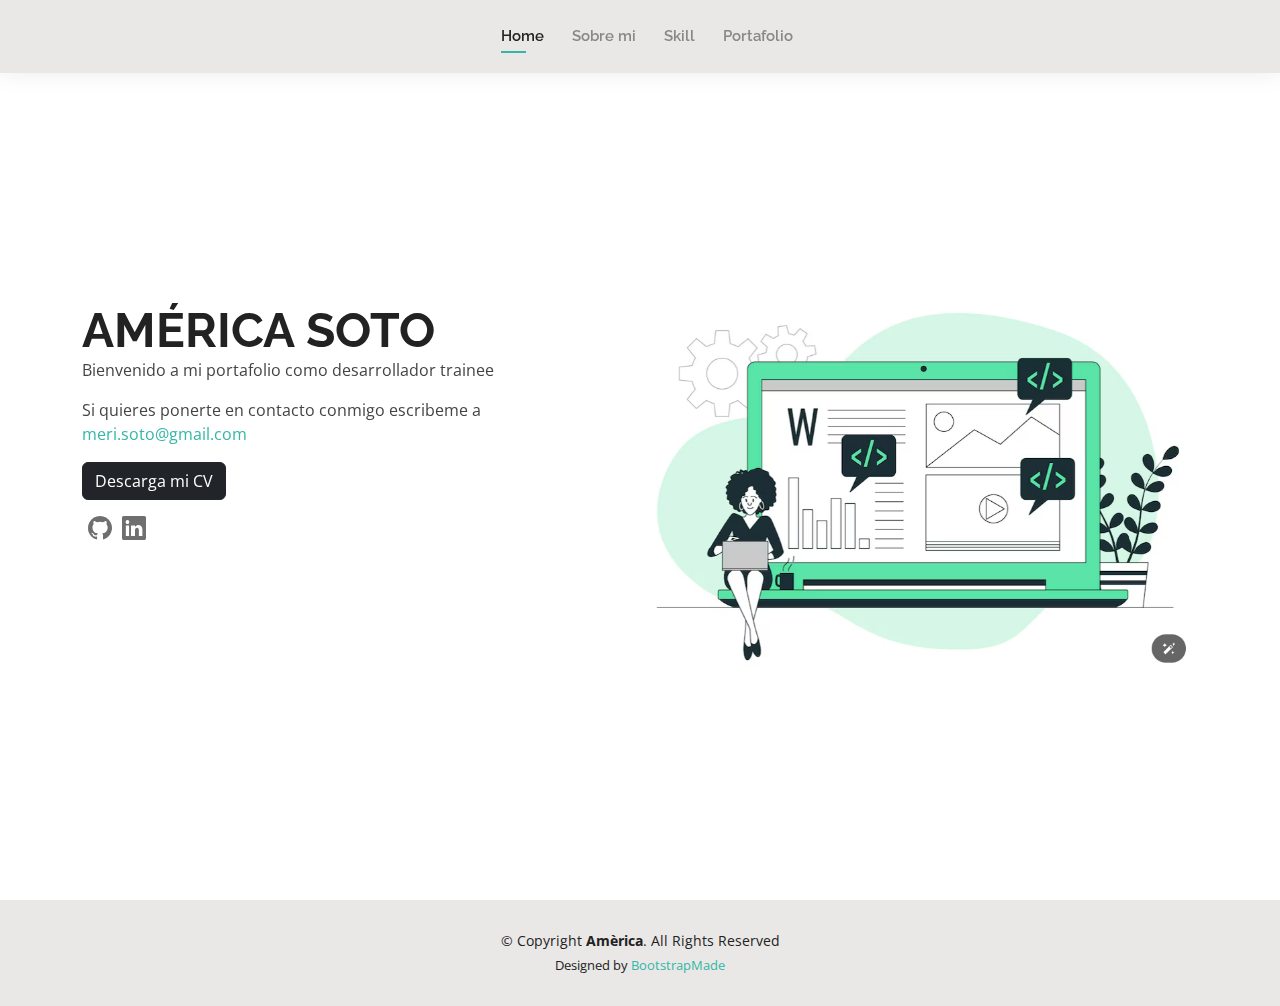
<file: index.html>
<!DOCTYPE html>
<html lang="en">

<head>
  <meta charset="utf-8">
  <meta content="width=device-width, initial-scale=1.0" name="viewport">

  <title>Kelly Bootstrap Template - Index</title>
  <meta content="" name="description">
  <meta content="" name="keywords">

  <!-- Favicons -->
  <link href="assets/img/favicon.png" rel="icon">
  <link href="assets/img/apple-touch-icon.png" rel="apple-touch-icon">

  <!-- Google Fonts -->
  <link href="https://fonts.googleapis.com/css?family=Open+Sans:300,300i,400,400i,600,600i,700,700i|Raleway:300,300i,400,400i,500,500i,600,600i,700,700i|Poppins:300,300i,400,400i,500,500i,600,600i,700,700i" rel="stylesheet">

  <!-- Vendor CSS Files -->
  <link href="assets/vendor/aos/aos.css" rel="stylesheet">
  <link href="assets/vendor/bootstrap/css/bootstrap.min.css" rel="stylesheet">
  <link href="assets/vendor/bootstrap-icons/bootstrap-icons.css" rel="stylesheet">
  <link href="assets/vendor/boxicons/css/boxicons.min.css" rel="stylesheet">
  <link href="assets/vendor/glightbox/css/glightbox.min.css" rel="stylesheet">
  <link href="assets/vendor/swiper/swiper-bundle.min.css" rel="stylesheet">

  <!-- Template Main CSS File -->
  <link href="assets/css/style.css" rel="stylesheet">

  <!-- =======================================================
  * Template Name: Kelly
  * Template URL: https://bootstrapmade.com/kelly-free-bootstrap-cv-resume-html-template/
  * Updated: Mar 17 2024 with Bootstrap v5.3.3
  * Author: BootstrapMade.com
  * License: https://bootstrapmade.com/license/
  ======================================================== -->
</head>

<body>

  <!-- ======= Header ======= -->
  <header id="header" class="fixed-top">
    <div class="container-fluid d-flex justify-content-between align-items-center">

      <h1 class="logo me-auto me-lg-0"><a href="index.html"></a></h1>
      <!-- Uncomment below if you prefer to use an image logo -->
      <!-- <a href="index.html" class="logo"><img src="assets/img/logo.png" alt="" class="img-fluid"></a>-->

      <nav id="navbar" class="navbar order-last order-lg-0">
        <ul>
          <li><a class="active" href="index.html">Home</a></li>
          <li><a href="about.html">Sobre mi</a></li>
          <!-- <li><a href="resume.html">Educaciòn</a></li> -->
          <li><a href="services.html">Skill</a></li>
          <li><a href="portfolio.html">Portafolio</a></li>
          <!-- <li><a href="contact.html">Contacto</a></li> -->
        </ul>
        <i class="bi bi-list mobile-nav-toggle"></i>
      </nav><!-- .navbar -->

      <div class="header-social-links">
        <!-- <a href="#" class="twitter"><i class="bi bi-github fs-4"></i></i></a>
        <a href="#" class="linkedin"><i class="bi bi-linkedin fs-4"></i></i></a>
        <a href="#" class="facebook"><i class="bi bi-envelope-at-fill fs-4"></i></a>
        <a href="#" class="instagram"><i class="bi bi-telephone-inbound-fill fs-4"></i></a> -->
      </div>

    </div>

  </header><!-- End Header -->

  <!-- ======= Hero Section ======= -->
  <section id="hero" class="d-flex align-items-center">
    <div class="container d-flex flex-column" data-aos="zoom-in" data-aos-delay="100">
      <div class="row">
        <div class="col-12 col-md-6">
          <h1>AMÉRICA SOTO</h1>
          <p>Bienvenido a mi portafolio como desarrollador trainee</p>
          <div>
            <p>Si quieres ponerte en contacto conmigo escribeme a <a href="#">meri.soto@gmail.com</a></p>
          </div>
          <div class="mt-3">
            <a class="btn btn-dark" href="../assets/documents/cv_bootcamp_america.pdf" role="button">Descarga mi CV</a>
          </div>
    
          <div class="header-social-links mt-3">
            <a href="https://github.com/americagit/Portafolio-aplicaciones/commits?author=americagit" class="twitter"><i class="bi bi-github fs-4"></i></i></a>
            <a href="#" class="linkedin"><i class="bi bi-linkedin fs-4"></i></i></a>
          </div>
        </div>
        <div class="col-12 col-md-6">
          <img src="./assets/img/hero.png" class="img-fluid" alt="...">
        </div>
      </div>
      

      
    </div>
  </section><!-- End Hero -->

  <!-- ======= Footer ======= -->
  <footer id="footer">
    <div class="container">
      <div class="copyright">
        &copy; Copyright <strong><span>Amèrica</span></strong>. All Rights Reserved
      </div>
      <div class="credits">
        <!-- All the links in the footer should remain intact. -->
        <!-- You can delete the links only if you purchased the pro version. -->
        <!-- Licensing information: https://bootstrapmade.com/license/ -->
        <!-- Purchase the pro version with working PHP/AJAX contact form: https://bootstrapmade.com/kelly-free-bootstrap-cv-resume-html-template/ -->
        Designed by <a href="https://bootstrapmade.com/">BootstrapMade</a>
      </div>
    </div>
  </footer><!-- End  Footer -->

  <div id="preloader"></div>
  <a href="#" class="back-to-top d-flex align-items-center justify-content-center"><i class="bi bi-arrow-up-short"></i></a>

  <!-- Vendor JS Files -->
  <script src="assets/vendor/purecounter/purecounter_vanilla.js"></script>
  <script src="assets/vendor/aos/aos.js"></script>
  <script src="assets/vendor/bootstrap/js/bootstrap.bundle.min.js"></script>
  <script src="assets/vendor/glightbox/js/glightbox.min.js"></script>
  <script src="assets/vendor/isotope-layout/isotope.pkgd.min.js"></script>
  <script src="assets/vendor/swiper/swiper-bundle.min.js"></script>
  <script src="assets/vendor/waypoints/noframework.waypoints.js"></script>
  <script src="assets/vendor/php-email-form/validate.js"></script>

  <!-- Template Main JS File -->
  <script src="assets/js/main.js"></script>

</body>

</html>
</file>
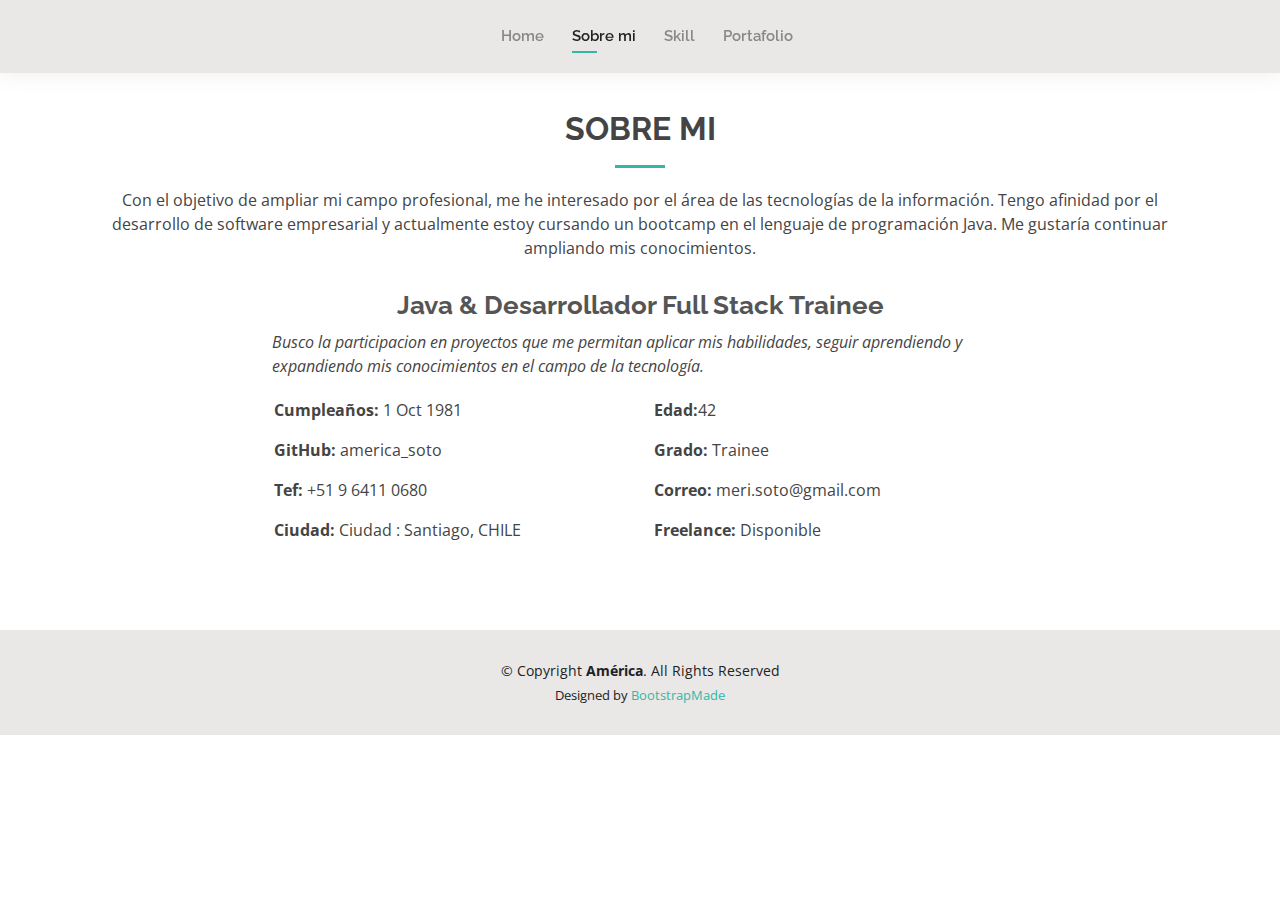
<file: about.html>
<!DOCTYPE html>
<html lang="en">

<head>
  <meta charset="utf-8">
  <meta content="width=device-width, initial-scale=1.0" name="viewport">

  <title>Sobre mi - América Bootstrap Portafolio</title>
  <meta content="" name="description">
  <meta content="" name="keywords">

  <!-- Favicons -->
  <link href="assets/img/favicon.png" rel="icon">
  <link href="assets/img/apple-touch-icon.png" rel="apple-touch-icon">

  <!-- Google Fonts -->
  <link href="https://fonts.googleapis.com/css?family=Open+Sans:300,300i,400,400i,600,600i,700,700i|Raleway:300,300i,400,400i,500,500i,600,600i,700,700i|Poppins:300,300i,400,400i,500,500i,600,600i,700,700i" rel="stylesheet">

  <!-- Vendor CSS Files -->
  <link href="assets/vendor/aos/aos.css" rel="stylesheet">
  <link href="assets/vendor/bootstrap/css/bootstrap.min.css" rel="stylesheet">
  <link href="assets/vendor/bootstrap-icons/bootstrap-icons.css" rel="stylesheet">
  <link href="assets/vendor/boxicons/css/boxicons.min.css" rel="stylesheet">
  <link href="assets/vendor/glightbox/css/glightbox.min.css" rel="stylesheet">
  <link href="assets/vendor/swiper/swiper-bundle.min.css" rel="stylesheet">

  <!-- Template Main CSS File -->
  <link href="assets/css/style.css" rel="stylesheet">

  <!-- =======================================================
  * Template Name: Kelly
  * Template URL: https://bootstrapmade.com/kelly-free-bootstrap-cv-resume-html-template/
  * Updated: Mar 17 2024 with Bootstrap v5.3.3
  * Author: BootstrapMade.com
  * License: https://bootstrapmade.com/license/
  ======================================================== -->
</head>

<body>

  <!-- ======= Header ======= -->
  <header id="header" class="fixed-top">
    <div class="container-fluid d-flex justify-content-between align-items-center">

      <h1 class="logo me-auto me-lg-0"><a href="index.html"></a></h1>
      <!-- Uncomment below if you prefer to use an image logo -->
      <!-- <a href="index.html" class="logo"><img src="assets/img/logo.png" alt="" class="img-fluid"></a>-->

      <nav id="navbar" class="navbar order-last order-lg-0">
        <ul>
          <li><a href="index.html">Home</a></li>
          <li><a class="active" href="about.html">Sobre mi</a></li>
          <!-- <li><a href="resume.html">Educaciòn</a></li> -->
          <li><a href="services.html">Skill</a></li>
          <li><a href="portfolio.html">Portafolio</a></li>
          <!-- <li><a href="contact.html">Contacto</a></li> -->
        </ul>
        <i class="bi bi-list mobile-nav-toggle"></i>
      </nav><!-- .navbar -->

      <div class="header-social-links">
        <!-- <a href="#" class="twitter"><i class="bi bi-github"></i></i></a>
        <a href="#" class="linkedin"><i class="bi bi-linkedin"></i></i></a>
        <a href="#" class="facebook"><i class="bi bi-envelope-at-fill"></i></a>
        <a href="#" class="instagram"><i class="bi bi-telephone-inbound-fill"></i></a> -->
      </div>

    </div>

  </header><!-- End Header -->

  <main id="main">

    <!-- ======= About Section ======= -->
    <section id="about" class="about">
      <div class="container" data-aos="fade-up">

        <div class="section-title">
          <h2>Sobre mi</h2>
          <p>Con el objetivo de ampliar mi campo profesional, me he interesado por el área de las tecnologías de la información. Tengo afinidad por el desarrollo de software empresarial y actualmente estoy cursando un bootcamp en el lenguaje de programación Java. Me gustaría continuar ampliando mis conocimientos.</p>
        </div>

        <div class="row justify-content-center">
          <div class="col-lg-8 pt-4 pt-lg-0 content">
            <h3 class="text-center">Java &amp; Desarrollador Full Stack Trainee</h3>
            <p class="fst-italic">
              Busco la participacion en proyectos que me permitan aplicar mis habilidades, seguir aprendiendo y expandiendo mis conocimientos en el campo de la tecnología.
            </p>
            <div class="row">
              <div class="col-lg-6">
                <ul>
                  <li><i class="bi bi-rounded-right"></i> <strong>Cumpleaños:</strong> 1 Oct 1981</li>
                  <li><i class="bi bi-rounded-right"></i> <strong><a href="services.html"></a>GitHub:</strong> america_soto</li>
                  <li><i class="bi bi-rounded-right"></i> <strong>Tef:</strong> +51 9 6411 0680</li>
                  <li><i class="bi bi-rounded-right"></i> <strong>Ciudad:</strong> Ciudad : Santiago, CHILE</li>
                </ul>
              </div>
              <div class="col-lg-6">
                <ul>
                  <li><i class="bi bi-rounded-right"></i> <strong>Edad:</strong>42</li>
                  <li><i class="bi bi-rounded-right"></i> <strong>Grado:</strong> Trainee</li>
                  <li><i class="bi bi-rounded-right"></i> <strong>Correo:</strong> meri.soto@gmail.com</li>
                  <li><i class="bi bi-rounded-right"></i> <strong>Freelance:</strong> Disponible</li>
                </ul>
              </div>
            </div>
            <p>
            </p>
          </div>
        </div>

      </div>
    </section><!-- End About Section -->



    <!-- ======= Facts Section ======= -->
    <!-- <section id="facts" class="facts">
      <div class="container" data-aos="fade-up">

        <div class="section-title">
          <h2>Facts</h2>
          <p>Magnam dolores commodi suscipit. Necessitatibus eius consequatur ex aliquid fuga eum quidem. Sit sint consectetur velit. Quisquam quos quisquam cupiditate. Et nemo qui impedit suscipit alias ea. Quia fugiat sit in iste officiis commodi quidem hic quas.</p>
        </div>

        <div class="row counters">

          <div class="col-lg-3 col-6 text-center">
            <span data-purecounter-start="0" data-purecounter-end="232" data-purecounter-duration="1" class="purecounter"></span>
            <p>Clients</p>
          </div>

          <div class="col-lg-3 col-6 text-center">
            <span data-purecounter-start="0" data-purecounter-end="521" data-purecounter-duration="1" class="purecounter"></span>
            <p>Projects</p>
          </div>

          <div class="col-lg-3 col-6 text-center">
            <span data-purecounter-start="0" data-purecounter-end="1463" data-purecounter-duration="1" class="purecounter"></span>
            <p>Hours Of Support</p>
          </div>

          <div class="col-lg-3 col-6 text-center">
            <span data-purecounter-start="0" data-purecounter-end="15" data-purecounter-duration="1" class="purecounter"></span>
            <p>Hard Workers</p>
          </div>

        </div>

      </div>
    </section> -->
    <!-- End Facts Section -->

    <!-- ======= Testimonials Section ======= -->
    <!-- <section id="testimonials" class="testimonials">
      <div class="container" data-aos="fade-up">

        <div class="section-title">
          <h2>Testimonials</h2>
          <p>Magnam dolores commodi suscipit. Necessitatibus eius consequatur ex aliquid fuga eum quidem. Sit sint consectetur velit. Quisquam quos quisquam cupiditate. Et nemo qui impedit suscipit alias ea. Quia fugiat sit in iste officiis commodi quidem hic quas.</p>
        </div>

        <div class="testimonials-slider swiper" data-aos="fade-up" data-aos-delay="100">
          <div class="swiper-wrapper">

            <div class="swiper-slide">
              <div class="testimonial-item">
                <img src="assets/img/testimonials/testimonials-1.jpg" class="testimonial-img" alt="">
                <h3>Saul Goodman</h3>
                <h4>Ceo &amp; Founder</h4>
                <p>
                  <i class="bx bxs-quote-alt-left quote-icon-left"></i>
                  Proin iaculis purus consequat sem cure digni ssim donec porttitora entum suscipit rhoncus. Accusantium quam, ultricies eget id, aliquam eget nibh et. Maecen aliquam, risus at semper.
                  <i class="bx bxs-quote-alt-right quote-icon-right"></i>
                </p>
              </div>
            </div><!-- End testimonial item -->

            <!-- <div class="swiper-slide">
              <div class="testimonial-item">
                <img src="assets/img/testimonials/testimonials-2.jpg" class="testimonial-img" alt="">
                <h3>Sara Wilsson</h3>
                <h4>Designer</h4>
                <p>
                  <i class="bx bxs-quote-alt-left quote-icon-left"></i>
                  Export tempor illum tamen malis malis eram quae irure esse labore quem cillum quid cillum eram malis quorum velit fore eram velit sunt aliqua noster fugiat irure amet legam anim culpa.
                  <i class="bx bxs-quote-alt-right quote-icon-right"></i>
                </p>
              </div>
            </div> -->
            <!-- End testimonial item -->

            <!-- <div class="swiper-slide">
              <div class="testimonial-item">
                <img src="assets/img/testimonials/testimonials-3.jpg" class="testimonial-img" alt="">
                <h3>Jena Karlis</h3>
                <h4>Store Owner</h4>
                <p>
                  <i class="bx bxs-quote-alt-left quote-icon-left"></i>
                  Enim nisi quem export duis labore cillum quae magna enim sint quorum nulla quem veniam duis minim tempor labore quem eram duis noster aute amet eram fore quis sint minim.
                  <i class="bx bxs-quote-alt-right quote-icon-right"></i>
                </p>
              </div>
            </div> -->
            <!-- End testimonial item -->

            <!-- <div class="swiper-slide">
              <div class="testimonial-item">
                <img src="assets/img/testimonials/testimonials-4.jpg" class="testimonial-img" alt="">
                <h3>Matt Brandon</h3>
                <h4>Freelancer</h4>
                <p>
                  <i class="bx bxs-quote-alt-left quote-icon-left"></i>
                  Fugiat enim eram quae cillum dolore dolor amet nulla culpa multos export minim fugiat minim velit minim dolor enim duis veniam ipsum anim magna sunt elit fore quem dolore labore illum veniam.
                  <i class="bx bxs-quote-alt-right quote-icon-right"></i>
                </p>
              </div>
            </div> -->
            <!-- End testimonial item -->

            <!-- <div class="swiper-slide">
              <div class="testimonial-item">
                <img src="assets/img/testimonials/testimonials-5.jpg" class="testimonial-img" alt="">
                <h3>John Larson</h3>
                <h4>Entrepreneur</h4>
                <p>
                  <i class="bx bxs-quote-alt-left quote-icon-left"></i>
                  Quis quorum aliqua sint quem legam fore sunt eram irure aliqua veniam tempor noster veniam enim culpa labore duis sunt culpa nulla illum cillum fugiat legam esse veniam culpa fore nisi cillum quid.
                  <i class="bx bxs-quote-alt-right quote-icon-right"></i>
                </p>
              </div>
            </div> -->
            <!-- End testimonial item -->

          <!-- </div>
          <div class="swiper-pagination"></div>
        </div>

      </div>
    </section>  -->
    <!-- End Testimonials Section -->

  </main><!-- End #main -->

  <!-- ======= Footer ======= -->
  <footer id="footer">
    <div class="container">
      <div class="copyright">
        &copy; Copyright <strong><span>América</span></strong>. All Rights Reserved
      </div>
      <div class="credits">
        <!-- All the links in the footer should remain intact. -->
        <!-- You can delete the links only if you purchased the pro version. -->
        <!-- Licensing information: https://bootstrapmade.com/license/ -->
        <!-- Purchase the pro version with working PHP/AJAX contact form: https://bootstrapmade.com/kelly-free-bootstrap-cv-resume-html-template/ -->
        Designed by <a href="https://bootstrapmade.com/">BootstrapMade</a>
      </div>
    </div>
  </footer><!-- End  Footer -->

  <div id="preloader"></div>
  <a href="#" class="back-to-top d-flex align-items-center justify-content-center"><i class="bi bi-arrow-up-short"></i></a>

  <!-- Vendor JS Files -->
  <script src="assets/vendor/purecounter/purecounter_vanilla.js"></script>
  <script src="assets/vendor/aos/aos.js"></script>
  <script src="assets/vendor/bootstrap/js/bootstrap.bundle.min.js"></script>
  <script src="assets/vendor/glightbox/js/glightbox.min.js"></script>
  <script src="assets/vendor/isotope-layout/isotope.pkgd.min.js"></script>
  <script src="assets/vendor/swiper/swiper-bundle.min.js"></script>
  <script src="assets/vendor/waypoints/noframework.waypoints.js"></script>
  <script src="assets/vendor/php-email-form/validate.js"></script>

  <!-- Template Main JS File -->
  <script src="assets/js/main.js"></script>

</body>

</html>
</file>
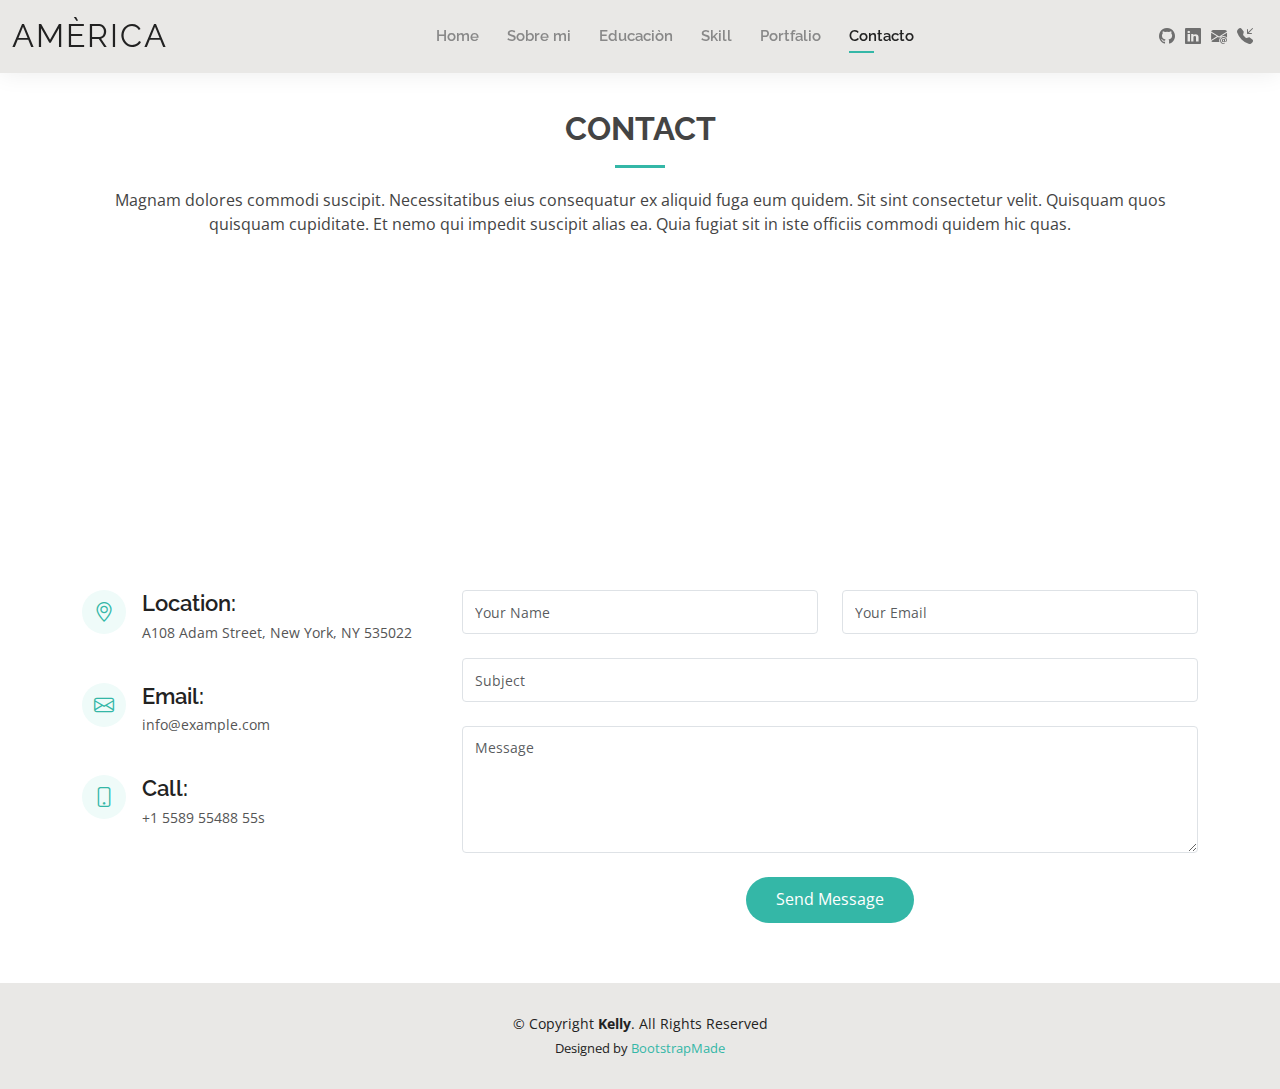
<file: contact.html>
<!DOCTYPE html>
<html lang="en">

<head>
  <meta charset="utf-8">
  <meta content="width=device-width, initial-scale=1.0" name="viewport">

  <title>Contact - Kelly Bootstrap Template</title>
  <meta content="" name="description">
  <meta content="" name="keywords">

  <!-- Favicons -->
  <link href="assets/img/favicon.png" rel="icon">
  <link href="assets/img/apple-touch-icon.png" rel="apple-touch-icon">

  <!-- Google Fonts -->
  <link href="https://fonts.googleapis.com/css?family=Open+Sans:300,300i,400,400i,600,600i,700,700i|Raleway:300,300i,400,400i,500,500i,600,600i,700,700i|Poppins:300,300i,400,400i,500,500i,600,600i,700,700i" rel="stylesheet">

  <!-- Vendor CSS Files -->
  <link href="assets/vendor/aos/aos.css" rel="stylesheet">
  <link href="assets/vendor/bootstrap/css/bootstrap.min.css" rel="stylesheet">
  <link href="assets/vendor/bootstrap-icons/bootstrap-icons.css" rel="stylesheet">
  <link href="assets/vendor/boxicons/css/boxicons.min.css" rel="stylesheet">
  <link href="assets/vendor/glightbox/css/glightbox.min.css" rel="stylesheet">
  <link href="assets/vendor/swiper/swiper-bundle.min.css" rel="stylesheet">

  <!-- Template Main CSS File -->
  <link href="assets/css/style.css" rel="stylesheet">

  <!-- =======================================================
  * Template Name: Kelly
  * Template URL: https://bootstrapmade.com/kelly-free-bootstrap-cv-resume-html-template/
  * Updated: Mar 17 2024 with Bootstrap v5.3.3
  * Author: BootstrapMade.com
  * License: https://bootstrapmade.com/license/
  ======================================================== -->
</head>

<body>

  <!-- ======= Header ======= -->
  <header id="header" class="fixed-top">
    <div class="container-fluid d-flex justify-content-between align-items-center">

      <h1 class="logo me-auto me-lg-0"><a href="index.html">Amèrica</a></h1>
      <!-- Uncomment below if you prefer to use an image logo -->
      <!-- <a href="index.html" class="logo"><img src="assets/img/logo.png" alt="" class="img-fluid"></a>-->

      <nav id="navbar" class="navbar order-last order-lg-0">
        <ul>
          <li><a href="index.html">Home</a></li>
          <li><a href="about.html">Sobre mi</a></li>
          <li><a href="resume.html">Educaciòn</a></li>
          <li><a href="services.html">Skill</a></li>
          <li><a href="portfolio.html">Portfalio</a></li>
          <li><a class="active" href="contact.html">Contacto</a></li>
        </ul>
        <i class="bi bi-list mobile-nav-toggle"></i>
      </nav><!-- .navbar -->

      <div class="header-social-links">
        <a href="#" class="twitter"><i class="bi bi-github"></i></i></a>
        <a href="#" class="linkedin"><i class="bi bi-linkedin"></i></i></a>
        <a href="#" class="facebook"><i class="bi bi-envelope-at-fill"></i></a>
        <a href="#" class="instagram"><i class="bi bi-telephone-inbound-fill"></i></a>
      </div>

    </div>

  </header><!-- End Header -->

  <main id="main">

    <!-- ======= Contact Section ======= -->
    <section id="contact" class="contact">
      <div class="container" data-aos="fade-up">

        <div class="section-title">
          <h2>Contact</h2>
          <p>Magnam dolores commodi suscipit. Necessitatibus eius consequatur ex aliquid fuga eum quidem. Sit sint consectetur velit. Quisquam quos quisquam cupiditate. Et nemo qui impedit suscipit alias ea. Quia fugiat sit in iste officiis commodi quidem hic quas.</p>
        </div>

        <div>
          <iframe style="border:0; width: 100%; height: 270px;" src="https://www.google.com/maps/embed?pb=!1m14!1m8!1m3!1d12097.433213460943!2d-74.0062269!3d40.7101282!3m2!1i1024!2i768!4f13.1!3m3!1m2!1s0x0%3A0xb89d1fe6bc499443!2sDowntown+Conference+Center!5e0!3m2!1smk!2sbg!4v1539943755621" frameborder="0" allowfullscreen></iframe>
        </div>

        <div class="row mt-5">

          <div class="col-lg-4">
            <div class="info">
              <div class="address">
                <i class="bi bi-geo-alt"></i>
                <h4>Location:</h4>
                <p>A108 Adam Street, New York, NY 535022</p>
              </div>

              <div class="email">
                <i class="bi bi-envelope"></i>
                <h4>Email:</h4>
                <p>info@example.com</p>
              </div>

              <div class="phone">
                <i class="bi bi-phone"></i>
                <h4>Call:</h4>
                <p>+1 5589 55488 55s</p>
              </div>

            </div>

          </div>

          <div class="col-lg-8 mt-5 mt-lg-0">

            <form action="forms/contact.php" method="post" role="form" class="php-email-form">
              <div class="row">
                <div class="col-md-6 form-group">
                  <input type="text" name="name" class="form-control" id="name" placeholder="Your Name" required>
                </div>
                <div class="col-md-6 form-group mt-3 mt-md-0">
                  <input type="email" class="form-control" name="email" id="email" placeholder="Your Email" required>
                </div>
              </div>
              <div class="form-group mt-3">
                <input type="text" class="form-control" name="subject" id="subject" placeholder="Subject" required>
              </div>
              <div class="form-group mt-3">
                <textarea class="form-control" name="message" rows="5" placeholder="Message" required></textarea>
              </div>
              <div class="my-3">
                <div class="loading">Loading</div>
                <div class="error-message"></div>
                <div class="sent-message">Your message has been sent. Thank you!</div>
              </div>
              <div class="text-center"><button type="submit">Send Message</button></div>
            </form>

          </div>

        </div>

      </div>
    </section><!-- End Contact Section -->

  </main><!-- End #main -->

  <!-- ======= Footer ======= -->
  <footer id="footer">
    <div class="container">
      <div class="copyright">
        &copy; Copyright <strong><span>Kelly</span></strong>. All Rights Reserved
      </div>
      <div class="credits">
        <!-- All the links in the footer should remain intact. -->
        <!-- You can delete the links only if you purchased the pro version. -->
        <!-- Licensing information: https://bootstrapmade.com/license/ -->
        <!-- Purchase the pro version with working PHP/AJAX contact form: https://bootstrapmade.com/kelly-free-bootstrap-cv-resume-html-template/ -->
        Designed by <a href="https://bootstrapmade.com/">BootstrapMade</a>
      </div>
    </div>
  </footer><!-- End  Footer -->

  <div id="preloader"></div>
  <a href="#" class="back-to-top d-flex align-items-center justify-content-center"><i class="bi bi-arrow-up-short"></i></a>

  <!-- Vendor JS Files -->
  <script src="assets/vendor/purecounter/purecounter_vanilla.js"></script>
  <script src="assets/vendor/aos/aos.js"></script>
  <script src="assets/vendor/bootstrap/js/bootstrap.bundle.min.js"></script>
  <script src="assets/vendor/glightbox/js/glightbox.min.js"></script>
  <script src="assets/vendor/isotope-layout/isotope.pkgd.min.js"></script>
  <script src="assets/vendor/swiper/swiper-bundle.min.js"></script>
  <script src="assets/vendor/waypoints/noframework.waypoints.js"></script>
  <script src="assets/vendor/php-email-form/validate.js"></script>

  <!-- Template Main JS File -->
  <script src="assets/js/main.js"></script>

</body>

</html>
</file>
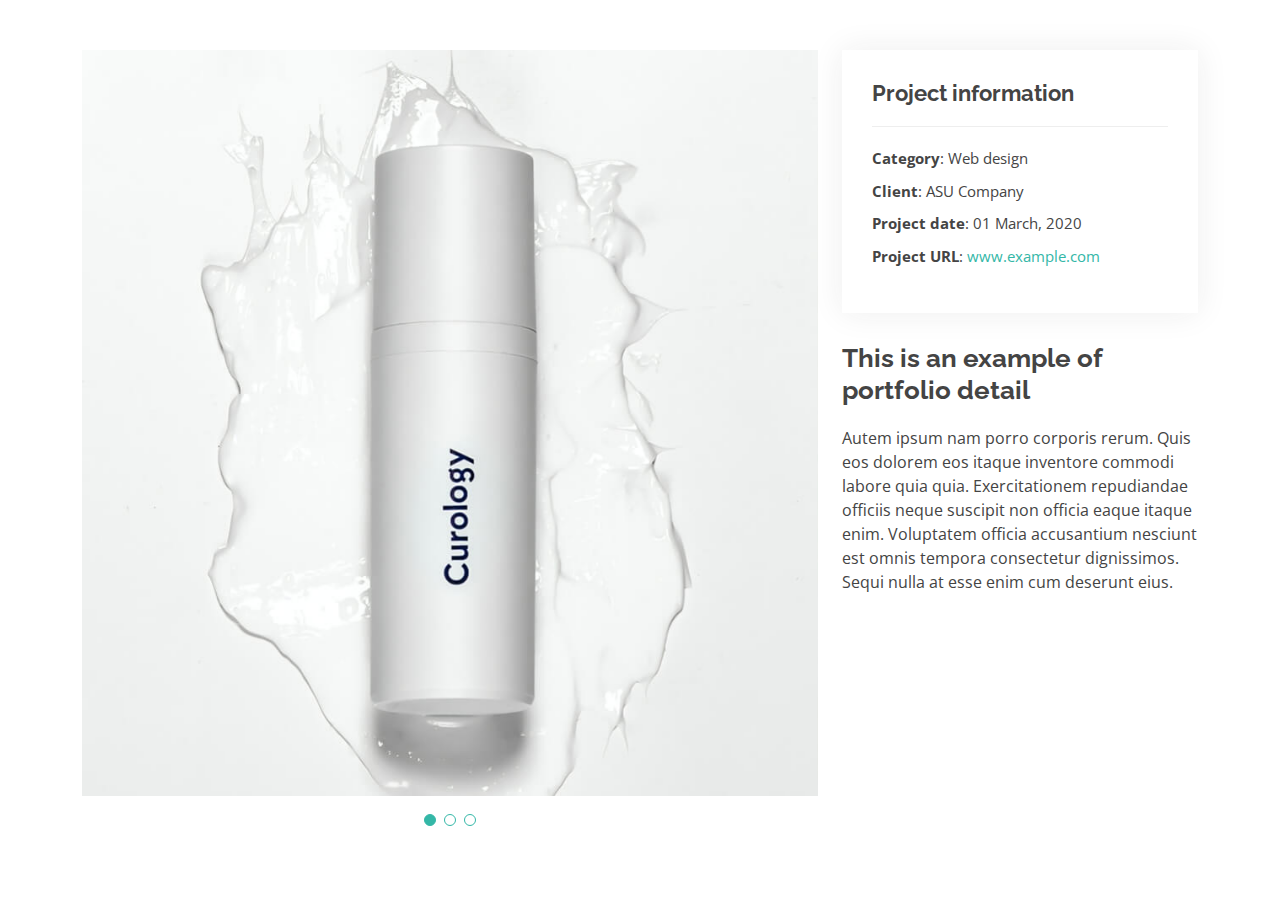
<file: portfolio-details.html>
<!DOCTYPE html>
<html lang="en">

<head>
  <meta charset="utf-8">
  <meta content="width=device-width, initial-scale=1.0" name="viewport">

  <title>Portfolio Details - Amèrica Bootstrap Template</title>
  <meta content="" name="description">
  <meta content="" name="keywords">

  <!-- Favicons -->
  <link href="assets/img/favicon.png" rel="icon">
  <link href="assets/img/apple-touch-icon.png" rel="apple-touch-icon">

  <!-- Google Fonts -->
  <link href="https://fonts.googleapis.com/css?family=Open+Sans:300,300i,400,400i,600,600i,700,700i|Raleway:300,300i,400,400i,500,500i,600,600i,700,700i|Poppins:300,300i,400,400i,500,500i,600,600i,700,700i" rel="stylesheet">

  <!-- Vendor CSS Files -->
  <link href="assets/vendor/aos/aos.css" rel="stylesheet">
  <link href="assets/vendor/bootstrap/css/bootstrap.min.css" rel="stylesheet">
  <link href="assets/vendor/bootstrap-icons/bootstrap-icons.css" rel="stylesheet">
  <link href="assets/vendor/boxicons/css/boxicons.min.css" rel="stylesheet">
  <link href="assets/vendor/glightbox/css/glightbox.min.css" rel="stylesheet">
  <link href="assets/vendor/swiper/swiper-bundle.min.css" rel="stylesheet">

  <!-- Template Main CSS File -->
  <link href="assets/css/style.css" rel="stylesheet">

  <!-- =======================================================
  * Template Name: Kelly
  * Template URL: https://bootstrapmade.com/kelly-free-bootstrap-cv-resume-html-template/
  * Updated: Mar 17 2024 with Bootstrap v5.3.3
  * Author: BootstrapMade.com
  * License: https://bootstrapmade.com/license/
  ======================================================== -->
</head>

<body>

  <main id="main">

    <!-- ======= Portfolio Details Section ======= -->
    <section id="portfolio-details" class="portfolio-details">
      <div class="container">

        <div class="row gy-4">

          <div class="col-lg-8">
            <div class="portfolio-details-slider swiper">
              <div class="swiper-wrapper align-items-center">

                <div class="swiper-slide">
                  <img src="./assets/img/portfolio/portfolio-1.jpg" alt="">
                </div>

                <div class="swiper-slide">
                  <img src="./assets/img/portfolio/portfolio-2.jpg" alt="">
                </div>

                <div class="swiper-slide">
                  <img src="./assets/img/portfolio/portfolio-3.jpg" alt="">
                </div>

              </div>
              <div class="swiper-pagination"></div>
            </div>
          </div>

          <div class="col-lg-4">
            <div class="portfolio-info">
              <h3>Project information</h3>
              <ul>
                <li><strong>Category</strong>: Web design</li>
                <li><strong>Client</strong>: ASU Company</li>
                <li><strong>Project date</strong>: 01 March, 2020</li>
                <li><strong>Project URL</strong>: <a href="#">www.example.com</a></li>
              </ul>
            </div>
            <div class="portfolio-description">
              <h2>This is an example of portfolio detail</h2>
              <p>
                Autem ipsum nam porro corporis rerum. Quis eos dolorem eos itaque inventore commodi labore quia quia. Exercitationem repudiandae officiis neque suscipit non officia eaque itaque enim. Voluptatem officia accusantium nesciunt est omnis tempora consectetur dignissimos. Sequi nulla at esse enim cum deserunt eius.
              </p>
            </div>
          </div>

        </div>

      </div>
    </section><!-- End Portfolio Details Section -->

  </main><!-- End #main -->

  <div id="preloader"></div>
  <a href="#" class="back-to-top d-flex align-items-center justify-content-center"><i class="bi bi-arrow-up-short"></i></a>

  <!-- Vendor JS Files -->
  <script src="assets/vendor/purecounter/purecounter_vanilla.js"></script>
  <script src="assets/vendor/aos/aos.js"></script>
  <script src="assets/vendor/bootstrap/js/bootstrap.bundle.min.js"></script>
  <script src="assets/vendor/glightbox/js/glightbox.min.js"></script>
  <script src="assets/vendor/isotope-layout/isotope.pkgd.min.js"></script>
  <script src="assets/vendor/swiper/swiper-bundle.min.js"></script>
  <script src="assets/vendor/waypoints/noframework.waypoints.js"></script>
  <script src="assets/vendor/php-email-form/validate.js"></script>

  <!-- Template Main JS File -->
  <script src="assets/js/main.js"></script>

</body>

</html>
</file>
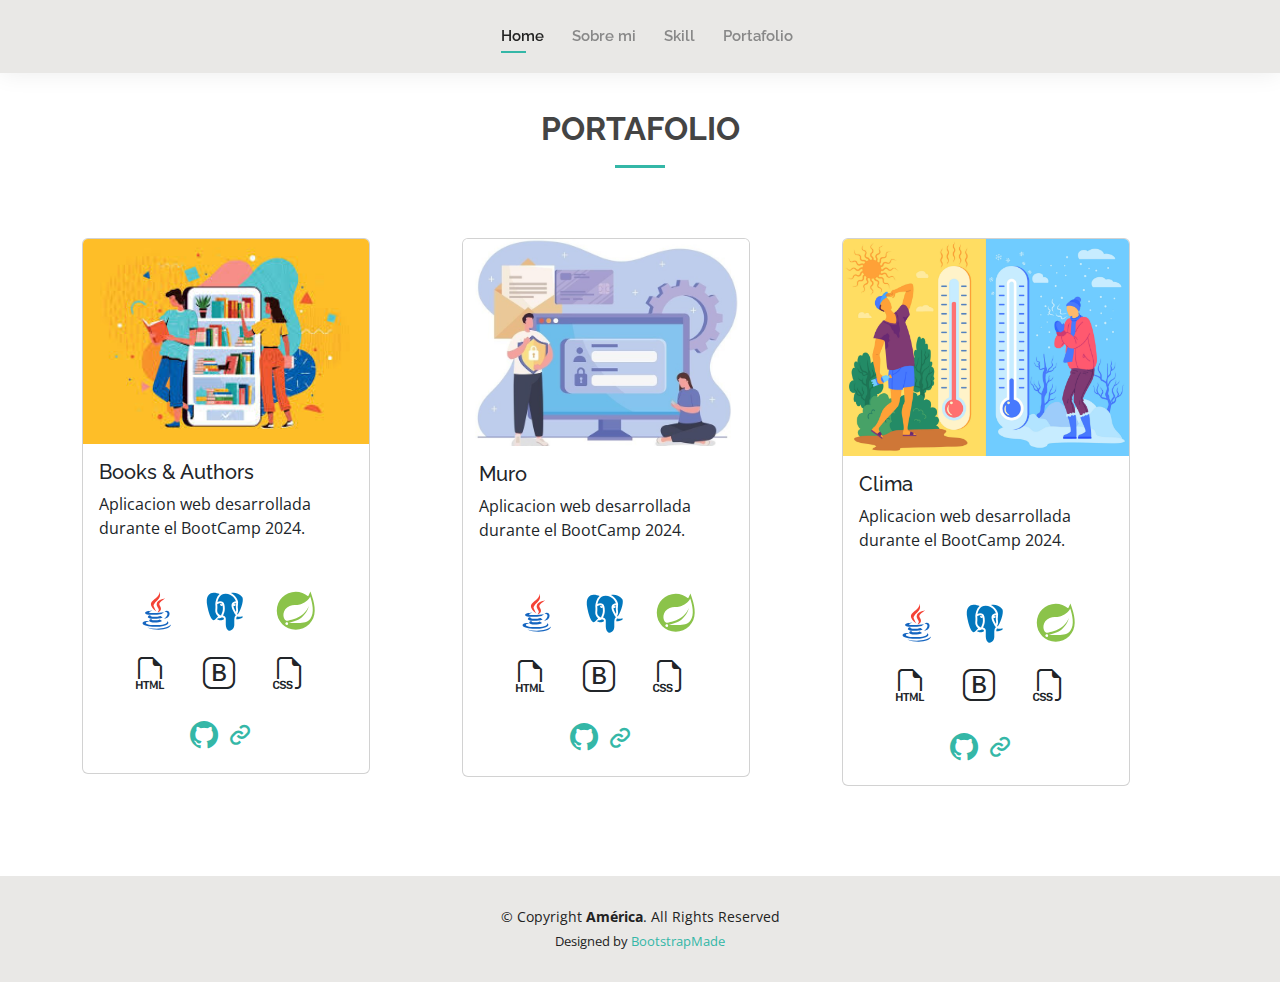
<file: portfolio.html>
<!DOCTYPE html>
<html lang="en">

<head>
  <meta charset="utf-8">
  <meta content="width=device-width, initial-scale=1.0" name="viewport">

  <title>Portafolio - América</title>
  <meta content="" name="description">
  <meta content="" name="keywords">

  <!-- Favicons -->
  <link href="assets/img/favicon.png" rel="icon">
  <link href="assets/img/apple-touch-icon.png" rel="apple-touch-icon">

  <!-- Google Fonts -->
  <link href="https://fonts.googleapis.com/css?family=Open+Sans:300,300i,400,400i,600,600i,700,700i|Raleway:300,300i,400,400i,500,500i,600,600i,700,700i|Poppins:300,300i,400,400i,500,500i,600,600i,700,700i" rel="stylesheet">

  <!-- Vendor CSS Files -->
  <link href="assets/vendor/aos/aos.css" rel="stylesheet">
  <link href="assets/vendor/bootstrap/css/bootstrap.min.css" rel="stylesheet">
  <link href="assets/vendor/bootstrap-icons/bootstrap-icons.css" rel="stylesheet">
  <link href="assets/vendor/boxicons/css/boxicons.min.css" rel="stylesheet">
  <link href="assets/vendor/glightbox/css/glightbox.min.css" rel="stylesheet">
  <link href="assets/vendor/swiper/swiper-bundle.min.css" rel="stylesheet">

  <!-- Template Main CSS File -->
  <link href="assets/css/style.css" rel="stylesheet">

  <!-- =======================================================
  * Template Name: Kelly
  * Template URL: https://bootstrapmade.com/kelly-free-bootstrap-cv-resume-html-template/
  * Updated: Mar 17 2024 with Bootstrap v5.3.3
  * Author: BootstrapMade.com
  * License: https://bootstrapmade.com/license/
  ======================================================== -->
</head>

<body>

  <!-- ======= Header ======= -->
  <header id="header" class="fixed-top">
    <div class="container-fluid d-flex justify-content-between align-items-center">

      <h1 class="logo me-auto me-lg-0"><a href="index.html"></a></h1>
      <!-- Uncomment below if you prefer to use an image logo -->
      <!-- <a href="index.html" class="logo"><img src="assets/img/logo.png" alt="" class="img-fluid"></a>-->

      <nav id="navbar" class="navbar order-last order-lg-0">
        <ul>
          <li><a class="active" href="index.html">Home</a></li>
          <li><a href="about.html">Sobre mi</a></li>
          <!-- <li><a href="resume.html">Educaciòn</a></li> -->
          <li><a href="services.html">Skill</a></li>
          <li><a href="portfolio.html">Portafolio</a></li>
          <!-- <li><a href="contact.html">Contacto</a></li> -->
        </ul>
        <i class="bi bi-list mobile-nav-toggle"></i>
      </nav><!-- .navbar -->

      <div class="header-social-links">
        <!-- <a href="#" class="twitter"><i class="bi bi-github"></i></i></a>
        <a href="#" class="linkedin"><i class="bi bi-linkedin"></i></i></a>
        <a href="#" class="facebook"><i class="bi bi-envelope-at-fill"></i></a>
        <a href="#" class="instagram"><i class="bi bi-telephone-inbound-fill"></i></a> -->
      </div>

    </div>

  </header><!-- End Header -->

  <main id="main">

    <!-- ======= Portfolio Section ======= -->
    <section id="portfolio" class="portfolio">
      <div class="container" data-aos="fade-up">

        <div class="section-title">
          <h2>Portafolio</h2>
          <!-- <p>Magnam dolores commodi suscipit. Necessitatibus eius consequatur ex aliquid fuga eum quidem. Sit sint consectetur velit. Quisquam quos quisquam cupiditate. Et nemo qui impedit suscipit alias ea. Quia fugiat sit in iste officiis commodi quidem hic quas.</p> -->
        </div>

        <div class="row" data-aos="fade-up" data-aos-delay="100">
          <div class="col-lg-12 d-flex justify-content-center">
            <ul id="portfolio-flters">
              <!-- <li data-filter=".filter-web">Web</li> -->
            </ul>
          </div>
        </div>

        <div class="row portfolio-container" data-aos="fade-up" data-aos-delay="200">

          <!-- <div class="col-lg-4 col-md-6 portfolio-item filter-app">
            <div class="portfolio-wrap">
              <img src="assets/img/portfolio/portfolio-1.jpg" class="img-fluid" alt="">
              <div class="portfolio-info">
                <h4>App 1</h4>
                <p>App</p>
                <div class="portfolio-links">
                  <a href="assets/img/portfolio/portfolio-1.jpg" data-gallery="portfolioGallery" class="portfolio-lightbox" title="App 1"><i class="bx bx-plus"></i></a>
                  <a href="portfolio-details.html" class="portfolio-details-lightbox" data-glightbox="type: external" title="Portfolio Details"><i class="bx bx-link"></i></a>
                </div>
              </div>
            </div>
          </div> -->
          <div class="col-lg-4 col-md-6 portfolio-item filter-web">
            <div class="card" style="width: 18rem;">
              <img src="../assets/img/portfolio/libros_autores.jpeg" class="card-img-top" alt="...">
              <div class="card-body">
                <h5 class="card-title">Books & Authors</h5>
                <p class="card-text">Aplicacion web desarrollada durante el BootCamp 2024.</p>
                <div class="row justify-content-center mt-5">
                  <div class="col-3"><svg xmlns="http://www.w3.org/2000/svg" x="0px" y="0px" viewBox="0 0 48 48">
                    <path fill="#F44336" d="M23.65,24.898c-0.998-1.609-1.722-2.943-2.725-5.455C19.229,15.2,31.24,11.366,26.37,3.999c2.111,5.089-7.577,8.235-8.477,12.473C17.07,20.37,23.645,24.898,23.65,24.898z"></path><path fill="#F44336" d="M23.878,17.27c-0.192,2.516,2.229,3.857,2.299,5.695c0.056,1.496-1.447,2.743-1.447,2.743s2.728-0.536,3.579-2.818c0.945-2.534-1.834-4.269-1.548-6.298c0.267-1.938,6.031-5.543,6.031-5.543S24.311,11.611,23.878,17.27z"></path><g><path fill="#1565C0" d="M32.084 25.055c1.754-.394 3.233.723 3.233 2.01 0 2.901-4.021 5.643-4.021 5.643s6.225-.742 6.225-5.505C37.521 24.053 34.464 23.266 32.084 25.055zM29.129 27.395c0 0 1.941-1.383 2.458-1.902-4.763 1.011-15.638 1.147-15.638.269 0-.809 3.507-1.638 3.507-1.638s-7.773-.112-7.773 2.181C11.683 28.695 21.858 28.866 29.129 27.395z"></path><path fill="#1565C0" d="M27.935,29.571c-4.509,1.499-12.814,1.02-10.354-0.993c-1.198,0-2.974,0.963-2.974,1.889c0,1.857,8.982,3.291,15.63,0.572L27.935,29.571z"></path><path fill="#1565C0" d="M18.686,32.739c-1.636,0-2.695,1.054-2.695,1.822c0,2.391,9.76,2.632,13.627,0.205l-2.458-1.632C24.271,34.404,17.014,34.579,18.686,32.739z"></path><path fill="#1565C0" d="M36.281,36.632c0-0.936-1.055-1.377-1.433-1.588c2.228,5.373-22.317,4.956-22.317,1.784c0-0.721,1.807-1.427,3.477-1.093l-1.42-0.839C11.26,34.374,9,35.837,9,37.017C9,42.52,36.281,42.255,36.281,36.632z"></path><path fill="#1565C0" d="M39,38.604c-4.146,4.095-14.659,5.587-25.231,3.057C24.341,46.164,38.95,43.628,39,38.604z"></path></g>
                    </svg></i></div>
                                      <div class="col-3"><svg xmlns="http://www.w3.org/2000/svg" x="0px" y="0px" viewBox="0 0 48 48" ">
                    <path fill="#fff" d="M44.083,29.79c-0.183-0.829-0.935-1.796-2.452-1.796c-0.31,0-0.649,0.039-1.035,0.119c-0.708,0.146-1.311,0.217-1.842,0.241c4.133-7.04,6.816-16.819,4.159-20.214c-3.501-4.473-8.214-5.141-10.711-5.141L31.967,3c-0.929,0.015-1.893,0.129-2.863,0.339l-3.583,0.774C25.033,4.052,24.536,4.009,24.018,4l-0.03,0l-0.016,0l-0.152-0.001c-1.593,0-3.046,0.338-4.341,0.973l-1.251-0.493c-1.72-0.678-4.308-1.485-6.868-1.485c-0.144,0-0.287,0.003-0.431,0.008C8.407,3.093,6.241,4.05,4.664,5.769C2.696,7.915,1.8,11.054,2.003,15.1C2.013,15.309,4.461,36,11.4,36h0.025l0.064-0.001c0.901-0.022,1.76-0.384,2.563-1.077c0.613,0.46,1.406,0.732,2.145,0.84c0.488,0.115,1.366,0.278,2.418,0.278c1.284,0,2.442-0.263,3.44-0.738c-0.001,0.88-0.006,1.994-0.016,3.418l-0.001,0.075l0.005,0.075c0.097,1.419,0.342,2.698,0.711,3.701c1.051,2.859,2.866,4.434,5.111,4.434c0.093,0,0.188-0.003,0.284-0.009c1.846-0.114,3.717-1.151,5.004-2.772c1.393-1.755,1.715-3.607,1.839-5.026L35,39.111v-0.088v-4.079l0.103,0.01l0.436,0.038l0.042,0.004l0.042,0.002c0.124,0.006,0.252,0.008,0.381,0.008c1.507,0,3.362-0.391,4.616-0.974C41.819,33.476,44.559,31.948,44.083,29.79z"></path><path fill="#0277bd" d="M33,34c0-0.205,0.012-0.376,0.018-0.565C33.008,33.184,33,33,33,33s0.012-0.009,0.032-0.022c0.149-2.673,0.886-3.703,1.675-4.29c-0.11-0.153-0.237-0.318-0.356-0.475c-0.333-0.437-0.748-0.979-1.192-1.674l-0.082-0.158c-0.067-0.164-0.229-0.447-0.435-0.819c-1.183-2.14-3.645-6.592-1.96-9.404c0.738-1.232,2.122-1.942,4.121-2.117C33.986,11.718,30.925,6.115,23.985,6c-0.002,0-0.004,0-0.006,0c-6.041-0.098-8.026,5.392-8.672,8.672c0.89-0.377,1.906-0.606,2.836-0.606c0.014,0,0.029,0,0.043,0c2.29,0.017,3.865,1.239,4.323,3.354c0.335,1.552,0.496,2.91,0.492,4.153c-0.01,2.719-0.558,4.149-1.042,5.411l-0.154,0.408c-0.124,0.334-0.255,0.645-0.379,0.937c-0.126,0.298-0.237,0.563-0.318,0.802c0.484,0.11,0.864,0.265,1.125,0.38l0.151,0.066c0.047,0.02,0.094,0.043,0.137,0.069c0.848,0.516,1.376,1.309,1.489,2.233c0.061,0.498,0.051,3.893,0.03,6.855c0.087,1.285,0.305,2.364,0.593,3.146c0.409,1.114,1.431,3.241,3.394,3.119c1.37-0.085,2.687-0.919,3.561-2.019c0.938-1.181,1.284-2.487,1.414-3.958V34z"></path><path fill="#0277bd" d="M15.114 28.917c-1.613-1.683-2.399-3.947-2.104-6.056.285-2.035.124-4.027.037-5.098-.029-.357-.048-.623-.047-.77 0-.008.002-.015.003-.023 0-.004-.002-.007-.002-.011.121-3.021 1.286-7.787 4.493-10.62C15.932 5.724 13.388 4.913 11 5 7.258 5.136 3.636 7.724 4 15c.137 2.73 3.222 19.103 7.44 19 .603-.015 1.229-.402 1.872-1.176 1.017-1.223 2.005-2.332 2.708-3.104C15.705 29.481 15.401 29.217 15.114 28.917zM37.023 14.731c.015.154.002.286-.022.408.031.92-.068 1.813-.169 2.677-.074.636-.15 1.293-.171 1.952-.021.645.07 1.282.166 1.956.225 1.578.459 3.359-.765 5.437.225.296.423.571.581.837 4.61-7.475 6.468-16.361 4.695-18.626C38.655 5.944 34.941 4.952 31.999 5c-.921.015-1.758.139-2.473.294C34.602 7.754 36.863 13.026 37.023 14.731zM41 30.071c-2.665.55-3.947.257-4.569-.126-.1.072-.2.133-.293.19-.372.225-.961.583-1.105 2.782.083.016.156.025.246.044L35.714 33c1.32.06 3.049-.31 4.063-.781C41.962 31.205 43.153 29.627 41 30.071zM22.023 32.119c-.037-.298-.198-.539-.492-.732l-.108-.047C21.062 31.181 20.653 31 20 31h-.004c-.127.01-.253.019-.38.019-.052 0-.103-.007-.155-.009-.474.365-1.148.647-2.816.99-2.98.759-1.221 1.655-.078 1.794 1.106.277 3.735.614 5.481-.809C22.043 32.537 22.035 32.229 22.023 32.119z"></path><path fill="#0277bd" d="M20.681 18.501c-.292.302-.753.566-1.262.484-.828-.134-1.463-1.133-1.417-1.508h0c.044-.374.751-.569 1.578-.435.287.047.548.128.768.228-.32-.688-.899-1.085-1.782-1.182-1.565-.174-3.226.644-3.56 1.097.007.11.02.251.033.417.093 1.147.265 3.284-.05 5.537-.208 1.485.393 3.169 1.567 4.395.757.79 1.641 1.29 2.513 1.438.111-.478.309-.944.513-1.425.113-.265.233-.547.346-.852l.162-.427c.443-1.155.9-2.35.909-4.703C21.003 20.66 20.892 19.627 20.681 18.501zM34.847 22.007c-.104-.729-.211-1.484-.185-2.303.023-.742.105-1.442.184-2.119.062-.533.11-1.045.138-1.55-1.289.107-2.145.479-2.551 1.108.168-.057.358-.102.568-.129.892-.116 1.543.141 1.618.637.055.363-.253.705-.388.836-.277.269-.626.442-.981.488-.064.008-.129.012-.192.012-.353 0-.69-.121-.949-.3.112 1.973 1.567 4.612 2.283 5.907.153.277.271.498.369.688C35.154 24.163 35.009 23.143 34.847 22.007z"></path>
                    </svg></div>
                                      <div class="col-3"><svg xmlns="http://www.w3.org/2000/svg" x="0px" y="0px"  viewBox="0 0 48 48">
                    <path fill="#8bc34a" d="M43.982,23.635c0.069-4.261-0.891-9.328-2.891-15.273l-1.568-4.662l-2.13,4.433 c-0.114,0.237-0.244,0.469-0.38,0.698C33.514,5.827,28.974,4,24,4C12.954,4,4,12.954,4,24c0,11.046,8.954,20,20,20s20-8.954,20-20 C44,23.877,43.984,23.758,43.982,23.635z"></path><path fill="#fff" d="M39.385 32.558c-3.123 4.302-8.651 4.533-13.854 4.442H18.75h-1.938c4.428-1.593 7.063-1.972 9.754-3.4 5.068-2.665 10.078-8.496 11.121-14.562-1.93 5.836-7.779 10.85-13.109 12.889-3.652 1.393-10.248 2.745-10.248 2.745l-.267-.145C9.573 32.268 9.437 22.214 17.6 18.968c3.574-1.423 6.993-.641 10.854-1.593 4.122-1.012 8.89-4.208 10.83-8.375C41.456 15.667 44.07 26.106 39.385 32.558L39.385 32.558zM15.668 38.445C15.386 38.795 14.955 39 14.505 39c-.823 0-1.495-.677-1.495-1.5s.677-1.5 1.495-1.5c.341 0 .677.118.941.336C16.086 36.855 16.186 37.805 15.668 38.445L15.668 38.445z"></path>
                    </svg></div>
                </div>
                <div class="row justify-content-center mt-3">
                  <div class="col-3"><i class="bi bi-filetype-html fs-2"></i></div>
                  <div class="col-3"><i class="bi bi-bootstrap fs-2"></i></div>
                  <div class="col-3"><i class="bi bi-filetype-css fs-2"></i></div>
                </div>
                <div class=" d-flex justify-content-center mt-3">
                  <a href="https://github.com/americagit/Portafolio-aplicaciones/commit/4a659baeebd6d8b3f6ccc6f472087a7753ab8f54#diff-5922d38c4482d3927291654d37cb5963942ad810e9139c5b52129aa191d68806" class="twitter"><i class="bi bi-github fs-3"></i></i></a>
                  <a href="#" class="card-link"><i class="bx bx-link p-2 fs-3"></i></a>
                </div>
                <!-- <a href="#" class="btn btn-primary">Go somewhere</a> -->
              </div>
            </div>
          </div>
          <div class="col-lg-4 col-md-6 portfolio-item filter-web">
            <div class="card" style="width: 18rem;">
              <img src="../assets/img/portfolio/muro_card.jpg" class="card-img-top" alt="...">
              <div class="card-body">
                <h5 class="card-title">Muro</h5>
                <p class="card-text">Aplicacion web desarrollada durante el BootCamp 2024.</p>
                <div class="row justify-content-center mt-5">
                  <div class="col-3"><svg xmlns="http://www.w3.org/2000/svg" x="0px" y="0px" viewBox="0 0 48 48">
                    <path fill="#F44336" d="M23.65,24.898c-0.998-1.609-1.722-2.943-2.725-5.455C19.229,15.2,31.24,11.366,26.37,3.999c2.111,5.089-7.577,8.235-8.477,12.473C17.07,20.37,23.645,24.898,23.65,24.898z"></path><path fill="#F44336" d="M23.878,17.27c-0.192,2.516,2.229,3.857,2.299,5.695c0.056,1.496-1.447,2.743-1.447,2.743s2.728-0.536,3.579-2.818c0.945-2.534-1.834-4.269-1.548-6.298c0.267-1.938,6.031-5.543,6.031-5.543S24.311,11.611,23.878,17.27z"></path><g><path fill="#1565C0" d="M32.084 25.055c1.754-.394 3.233.723 3.233 2.01 0 2.901-4.021 5.643-4.021 5.643s6.225-.742 6.225-5.505C37.521 24.053 34.464 23.266 32.084 25.055zM29.129 27.395c0 0 1.941-1.383 2.458-1.902-4.763 1.011-15.638 1.147-15.638.269 0-.809 3.507-1.638 3.507-1.638s-7.773-.112-7.773 2.181C11.683 28.695 21.858 28.866 29.129 27.395z"></path><path fill="#1565C0" d="M27.935,29.571c-4.509,1.499-12.814,1.02-10.354-0.993c-1.198,0-2.974,0.963-2.974,1.889c0,1.857,8.982,3.291,15.63,0.572L27.935,29.571z"></path><path fill="#1565C0" d="M18.686,32.739c-1.636,0-2.695,1.054-2.695,1.822c0,2.391,9.76,2.632,13.627,0.205l-2.458-1.632C24.271,34.404,17.014,34.579,18.686,32.739z"></path><path fill="#1565C0" d="M36.281,36.632c0-0.936-1.055-1.377-1.433-1.588c2.228,5.373-22.317,4.956-22.317,1.784c0-0.721,1.807-1.427,3.477-1.093l-1.42-0.839C11.26,34.374,9,35.837,9,37.017C9,42.52,36.281,42.255,36.281,36.632z"></path><path fill="#1565C0" d="M39,38.604c-4.146,4.095-14.659,5.587-25.231,3.057C24.341,46.164,38.95,43.628,39,38.604z"></path></g>
                    </svg></i></div>
                                      <div class="col-3"><svg xmlns="http://www.w3.org/2000/svg" x="0px" y="0px" viewBox="0 0 48 48" ">
                    <path fill="#fff" d="M44.083,29.79c-0.183-0.829-0.935-1.796-2.452-1.796c-0.31,0-0.649,0.039-1.035,0.119c-0.708,0.146-1.311,0.217-1.842,0.241c4.133-7.04,6.816-16.819,4.159-20.214c-3.501-4.473-8.214-5.141-10.711-5.141L31.967,3c-0.929,0.015-1.893,0.129-2.863,0.339l-3.583,0.774C25.033,4.052,24.536,4.009,24.018,4l-0.03,0l-0.016,0l-0.152-0.001c-1.593,0-3.046,0.338-4.341,0.973l-1.251-0.493c-1.72-0.678-4.308-1.485-6.868-1.485c-0.144,0-0.287,0.003-0.431,0.008C8.407,3.093,6.241,4.05,4.664,5.769C2.696,7.915,1.8,11.054,2.003,15.1C2.013,15.309,4.461,36,11.4,36h0.025l0.064-0.001c0.901-0.022,1.76-0.384,2.563-1.077c0.613,0.46,1.406,0.732,2.145,0.84c0.488,0.115,1.366,0.278,2.418,0.278c1.284,0,2.442-0.263,3.44-0.738c-0.001,0.88-0.006,1.994-0.016,3.418l-0.001,0.075l0.005,0.075c0.097,1.419,0.342,2.698,0.711,3.701c1.051,2.859,2.866,4.434,5.111,4.434c0.093,0,0.188-0.003,0.284-0.009c1.846-0.114,3.717-1.151,5.004-2.772c1.393-1.755,1.715-3.607,1.839-5.026L35,39.111v-0.088v-4.079l0.103,0.01l0.436,0.038l0.042,0.004l0.042,0.002c0.124,0.006,0.252,0.008,0.381,0.008c1.507,0,3.362-0.391,4.616-0.974C41.819,33.476,44.559,31.948,44.083,29.79z"></path><path fill="#0277bd" d="M33,34c0-0.205,0.012-0.376,0.018-0.565C33.008,33.184,33,33,33,33s0.012-0.009,0.032-0.022c0.149-2.673,0.886-3.703,1.675-4.29c-0.11-0.153-0.237-0.318-0.356-0.475c-0.333-0.437-0.748-0.979-1.192-1.674l-0.082-0.158c-0.067-0.164-0.229-0.447-0.435-0.819c-1.183-2.14-3.645-6.592-1.96-9.404c0.738-1.232,2.122-1.942,4.121-2.117C33.986,11.718,30.925,6.115,23.985,6c-0.002,0-0.004,0-0.006,0c-6.041-0.098-8.026,5.392-8.672,8.672c0.89-0.377,1.906-0.606,2.836-0.606c0.014,0,0.029,0,0.043,0c2.29,0.017,3.865,1.239,4.323,3.354c0.335,1.552,0.496,2.91,0.492,4.153c-0.01,2.719-0.558,4.149-1.042,5.411l-0.154,0.408c-0.124,0.334-0.255,0.645-0.379,0.937c-0.126,0.298-0.237,0.563-0.318,0.802c0.484,0.11,0.864,0.265,1.125,0.38l0.151,0.066c0.047,0.02,0.094,0.043,0.137,0.069c0.848,0.516,1.376,1.309,1.489,2.233c0.061,0.498,0.051,3.893,0.03,6.855c0.087,1.285,0.305,2.364,0.593,3.146c0.409,1.114,1.431,3.241,3.394,3.119c1.37-0.085,2.687-0.919,3.561-2.019c0.938-1.181,1.284-2.487,1.414-3.958V34z"></path><path fill="#0277bd" d="M15.114 28.917c-1.613-1.683-2.399-3.947-2.104-6.056.285-2.035.124-4.027.037-5.098-.029-.357-.048-.623-.047-.77 0-.008.002-.015.003-.023 0-.004-.002-.007-.002-.011.121-3.021 1.286-7.787 4.493-10.62C15.932 5.724 13.388 4.913 11 5 7.258 5.136 3.636 7.724 4 15c.137 2.73 3.222 19.103 7.44 19 .603-.015 1.229-.402 1.872-1.176 1.017-1.223 2.005-2.332 2.708-3.104C15.705 29.481 15.401 29.217 15.114 28.917zM37.023 14.731c.015.154.002.286-.022.408.031.92-.068 1.813-.169 2.677-.074.636-.15 1.293-.171 1.952-.021.645.07 1.282.166 1.956.225 1.578.459 3.359-.765 5.437.225.296.423.571.581.837 4.61-7.475 6.468-16.361 4.695-18.626C38.655 5.944 34.941 4.952 31.999 5c-.921.015-1.758.139-2.473.294C34.602 7.754 36.863 13.026 37.023 14.731zM41 30.071c-2.665.55-3.947.257-4.569-.126-.1.072-.2.133-.293.19-.372.225-.961.583-1.105 2.782.083.016.156.025.246.044L35.714 33c1.32.06 3.049-.31 4.063-.781C41.962 31.205 43.153 29.627 41 30.071zM22.023 32.119c-.037-.298-.198-.539-.492-.732l-.108-.047C21.062 31.181 20.653 31 20 31h-.004c-.127.01-.253.019-.38.019-.052 0-.103-.007-.155-.009-.474.365-1.148.647-2.816.99-2.98.759-1.221 1.655-.078 1.794 1.106.277 3.735.614 5.481-.809C22.043 32.537 22.035 32.229 22.023 32.119z"></path><path fill="#0277bd" d="M20.681 18.501c-.292.302-.753.566-1.262.484-.828-.134-1.463-1.133-1.417-1.508h0c.044-.374.751-.569 1.578-.435.287.047.548.128.768.228-.32-.688-.899-1.085-1.782-1.182-1.565-.174-3.226.644-3.56 1.097.007.11.02.251.033.417.093 1.147.265 3.284-.05 5.537-.208 1.485.393 3.169 1.567 4.395.757.79 1.641 1.29 2.513 1.438.111-.478.309-.944.513-1.425.113-.265.233-.547.346-.852l.162-.427c.443-1.155.9-2.35.909-4.703C21.003 20.66 20.892 19.627 20.681 18.501zM34.847 22.007c-.104-.729-.211-1.484-.185-2.303.023-.742.105-1.442.184-2.119.062-.533.11-1.045.138-1.55-1.289.107-2.145.479-2.551 1.108.168-.057.358-.102.568-.129.892-.116 1.543.141 1.618.637.055.363-.253.705-.388.836-.277.269-.626.442-.981.488-.064.008-.129.012-.192.012-.353 0-.69-.121-.949-.3.112 1.973 1.567 4.612 2.283 5.907.153.277.271.498.369.688C35.154 24.163 35.009 23.143 34.847 22.007z"></path>
                    </svg></div>
                                      <div class="col-3"><svg xmlns="http://www.w3.org/2000/svg" x="0px" y="0px"  viewBox="0 0 48 48">
                    <path fill="#8bc34a" d="M43.982,23.635c0.069-4.261-0.891-9.328-2.891-15.273l-1.568-4.662l-2.13,4.433 c-0.114,0.237-0.244,0.469-0.38,0.698C33.514,5.827,28.974,4,24,4C12.954,4,4,12.954,4,24c0,11.046,8.954,20,20,20s20-8.954,20-20 C44,23.877,43.984,23.758,43.982,23.635z"></path><path fill="#fff" d="M39.385 32.558c-3.123 4.302-8.651 4.533-13.854 4.442H18.75h-1.938c4.428-1.593 7.063-1.972 9.754-3.4 5.068-2.665 10.078-8.496 11.121-14.562-1.93 5.836-7.779 10.85-13.109 12.889-3.652 1.393-10.248 2.745-10.248 2.745l-.267-.145C9.573 32.268 9.437 22.214 17.6 18.968c3.574-1.423 6.993-.641 10.854-1.593 4.122-1.012 8.89-4.208 10.83-8.375C41.456 15.667 44.07 26.106 39.385 32.558L39.385 32.558zM15.668 38.445C15.386 38.795 14.955 39 14.505 39c-.823 0-1.495-.677-1.495-1.5s.677-1.5 1.495-1.5c.341 0 .677.118.941.336C16.086 36.855 16.186 37.805 15.668 38.445L15.668 38.445z"></path>
                    </svg></div>
                </div>
                <div class="row justify-content-center mt-3">
                  <div class="col-3"><i class="bi bi-filetype-html fs-2"></i></div>
                  <div class="col-3"><i class="bi bi-bootstrap fs-2"></i></div>
                  <div class="col-3"><i class="bi bi-filetype-css fs-2"></i></div>
                </div>
                <div class=" d-flex justify-content-center mt-3">
                  <a href="https://github.com/americagit/Portafolio-aplicaciones/commit/4a659baeebd6d8b3f6ccc6f472087a7753ab8f54" class="twitter"><i class="bi bi-github fs-3"></i></i></a>
                  <a href="#" class="card-link"><i class="bx bx-link p-2 fs-3"></i></a>
                </div>
                <!-- <a href="#" class="btn btn-primary">Go somewhere</a> -->
              </div>
            </div>
          </div>
          <div class="col-lg-4 col-md-6 portfolio-item filter-web">
            <div class="card" style="width: 18rem;">
              <img src="../assets/img/portfolio/clima_card.jpg" class="card-img-top" alt="...">
              <div class="card-body">
                <h5 class="card-title">Clima</h5>
                <p class="card-text">Aplicacion web desarrollada durante el BootCamp 2024.</p>
                <div class="row justify-content-center mt-5">
                  <div class="col-3"><svg xmlns="http://www.w3.org/2000/svg" x="0px" y="0px" viewBox="0 0 48 48">
                    <path fill="#F44336" d="M23.65,24.898c-0.998-1.609-1.722-2.943-2.725-5.455C19.229,15.2,31.24,11.366,26.37,3.999c2.111,5.089-7.577,8.235-8.477,12.473C17.07,20.37,23.645,24.898,23.65,24.898z"></path><path fill="#F44336" d="M23.878,17.27c-0.192,2.516,2.229,3.857,2.299,5.695c0.056,1.496-1.447,2.743-1.447,2.743s2.728-0.536,3.579-2.818c0.945-2.534-1.834-4.269-1.548-6.298c0.267-1.938,6.031-5.543,6.031-5.543S24.311,11.611,23.878,17.27z"></path><g><path fill="#1565C0" d="M32.084 25.055c1.754-.394 3.233.723 3.233 2.01 0 2.901-4.021 5.643-4.021 5.643s6.225-.742 6.225-5.505C37.521 24.053 34.464 23.266 32.084 25.055zM29.129 27.395c0 0 1.941-1.383 2.458-1.902-4.763 1.011-15.638 1.147-15.638.269 0-.809 3.507-1.638 3.507-1.638s-7.773-.112-7.773 2.181C11.683 28.695 21.858 28.866 29.129 27.395z"></path><path fill="#1565C0" d="M27.935,29.571c-4.509,1.499-12.814,1.02-10.354-0.993c-1.198,0-2.974,0.963-2.974,1.889c0,1.857,8.982,3.291,15.63,0.572L27.935,29.571z"></path><path fill="#1565C0" d="M18.686,32.739c-1.636,0-2.695,1.054-2.695,1.822c0,2.391,9.76,2.632,13.627,0.205l-2.458-1.632C24.271,34.404,17.014,34.579,18.686,32.739z"></path><path fill="#1565C0" d="M36.281,36.632c0-0.936-1.055-1.377-1.433-1.588c2.228,5.373-22.317,4.956-22.317,1.784c0-0.721,1.807-1.427,3.477-1.093l-1.42-0.839C11.26,34.374,9,35.837,9,37.017C9,42.52,36.281,42.255,36.281,36.632z"></path><path fill="#1565C0" d="M39,38.604c-4.146,4.095-14.659,5.587-25.231,3.057C24.341,46.164,38.95,43.628,39,38.604z"></path></g>
                    </svg></i></div>
                                      <div class="col-3"><svg xmlns="http://www.w3.org/2000/svg" x="0px" y="0px" viewBox="0 0 48 48" ">
                    <path fill="#fff" d="M44.083,29.79c-0.183-0.829-0.935-1.796-2.452-1.796c-0.31,0-0.649,0.039-1.035,0.119c-0.708,0.146-1.311,0.217-1.842,0.241c4.133-7.04,6.816-16.819,4.159-20.214c-3.501-4.473-8.214-5.141-10.711-5.141L31.967,3c-0.929,0.015-1.893,0.129-2.863,0.339l-3.583,0.774C25.033,4.052,24.536,4.009,24.018,4l-0.03,0l-0.016,0l-0.152-0.001c-1.593,0-3.046,0.338-4.341,0.973l-1.251-0.493c-1.72-0.678-4.308-1.485-6.868-1.485c-0.144,0-0.287,0.003-0.431,0.008C8.407,3.093,6.241,4.05,4.664,5.769C2.696,7.915,1.8,11.054,2.003,15.1C2.013,15.309,4.461,36,11.4,36h0.025l0.064-0.001c0.901-0.022,1.76-0.384,2.563-1.077c0.613,0.46,1.406,0.732,2.145,0.84c0.488,0.115,1.366,0.278,2.418,0.278c1.284,0,2.442-0.263,3.44-0.738c-0.001,0.88-0.006,1.994-0.016,3.418l-0.001,0.075l0.005,0.075c0.097,1.419,0.342,2.698,0.711,3.701c1.051,2.859,2.866,4.434,5.111,4.434c0.093,0,0.188-0.003,0.284-0.009c1.846-0.114,3.717-1.151,5.004-2.772c1.393-1.755,1.715-3.607,1.839-5.026L35,39.111v-0.088v-4.079l0.103,0.01l0.436,0.038l0.042,0.004l0.042,0.002c0.124,0.006,0.252,0.008,0.381,0.008c1.507,0,3.362-0.391,4.616-0.974C41.819,33.476,44.559,31.948,44.083,29.79z"></path><path fill="#0277bd" d="M33,34c0-0.205,0.012-0.376,0.018-0.565C33.008,33.184,33,33,33,33s0.012-0.009,0.032-0.022c0.149-2.673,0.886-3.703,1.675-4.29c-0.11-0.153-0.237-0.318-0.356-0.475c-0.333-0.437-0.748-0.979-1.192-1.674l-0.082-0.158c-0.067-0.164-0.229-0.447-0.435-0.819c-1.183-2.14-3.645-6.592-1.96-9.404c0.738-1.232,2.122-1.942,4.121-2.117C33.986,11.718,30.925,6.115,23.985,6c-0.002,0-0.004,0-0.006,0c-6.041-0.098-8.026,5.392-8.672,8.672c0.89-0.377,1.906-0.606,2.836-0.606c0.014,0,0.029,0,0.043,0c2.29,0.017,3.865,1.239,4.323,3.354c0.335,1.552,0.496,2.91,0.492,4.153c-0.01,2.719-0.558,4.149-1.042,5.411l-0.154,0.408c-0.124,0.334-0.255,0.645-0.379,0.937c-0.126,0.298-0.237,0.563-0.318,0.802c0.484,0.11,0.864,0.265,1.125,0.38l0.151,0.066c0.047,0.02,0.094,0.043,0.137,0.069c0.848,0.516,1.376,1.309,1.489,2.233c0.061,0.498,0.051,3.893,0.03,6.855c0.087,1.285,0.305,2.364,0.593,3.146c0.409,1.114,1.431,3.241,3.394,3.119c1.37-0.085,2.687-0.919,3.561-2.019c0.938-1.181,1.284-2.487,1.414-3.958V34z"></path><path fill="#0277bd" d="M15.114 28.917c-1.613-1.683-2.399-3.947-2.104-6.056.285-2.035.124-4.027.037-5.098-.029-.357-.048-.623-.047-.77 0-.008.002-.015.003-.023 0-.004-.002-.007-.002-.011.121-3.021 1.286-7.787 4.493-10.62C15.932 5.724 13.388 4.913 11 5 7.258 5.136 3.636 7.724 4 15c.137 2.73 3.222 19.103 7.44 19 .603-.015 1.229-.402 1.872-1.176 1.017-1.223 2.005-2.332 2.708-3.104C15.705 29.481 15.401 29.217 15.114 28.917zM37.023 14.731c.015.154.002.286-.022.408.031.92-.068 1.813-.169 2.677-.074.636-.15 1.293-.171 1.952-.021.645.07 1.282.166 1.956.225 1.578.459 3.359-.765 5.437.225.296.423.571.581.837 4.61-7.475 6.468-16.361 4.695-18.626C38.655 5.944 34.941 4.952 31.999 5c-.921.015-1.758.139-2.473.294C34.602 7.754 36.863 13.026 37.023 14.731zM41 30.071c-2.665.55-3.947.257-4.569-.126-.1.072-.2.133-.293.19-.372.225-.961.583-1.105 2.782.083.016.156.025.246.044L35.714 33c1.32.06 3.049-.31 4.063-.781C41.962 31.205 43.153 29.627 41 30.071zM22.023 32.119c-.037-.298-.198-.539-.492-.732l-.108-.047C21.062 31.181 20.653 31 20 31h-.004c-.127.01-.253.019-.38.019-.052 0-.103-.007-.155-.009-.474.365-1.148.647-2.816.99-2.98.759-1.221 1.655-.078 1.794 1.106.277 3.735.614 5.481-.809C22.043 32.537 22.035 32.229 22.023 32.119z"></path><path fill="#0277bd" d="M20.681 18.501c-.292.302-.753.566-1.262.484-.828-.134-1.463-1.133-1.417-1.508h0c.044-.374.751-.569 1.578-.435.287.047.548.128.768.228-.32-.688-.899-1.085-1.782-1.182-1.565-.174-3.226.644-3.56 1.097.007.11.02.251.033.417.093 1.147.265 3.284-.05 5.537-.208 1.485.393 3.169 1.567 4.395.757.79 1.641 1.29 2.513 1.438.111-.478.309-.944.513-1.425.113-.265.233-.547.346-.852l.162-.427c.443-1.155.9-2.35.909-4.703C21.003 20.66 20.892 19.627 20.681 18.501zM34.847 22.007c-.104-.729-.211-1.484-.185-2.303.023-.742.105-1.442.184-2.119.062-.533.11-1.045.138-1.55-1.289.107-2.145.479-2.551 1.108.168-.057.358-.102.568-.129.892-.116 1.543.141 1.618.637.055.363-.253.705-.388.836-.277.269-.626.442-.981.488-.064.008-.129.012-.192.012-.353 0-.69-.121-.949-.3.112 1.973 1.567 4.612 2.283 5.907.153.277.271.498.369.688C35.154 24.163 35.009 23.143 34.847 22.007z"></path>
                    </svg></div>
                                      <div class="col-3"><svg xmlns="http://www.w3.org/2000/svg" x="0px" y="0px"  viewBox="0 0 48 48">
                    <path fill="#8bc34a" d="M43.982,23.635c0.069-4.261-0.891-9.328-2.891-15.273l-1.568-4.662l-2.13,4.433 c-0.114,0.237-0.244,0.469-0.38,0.698C33.514,5.827,28.974,4,24,4C12.954,4,4,12.954,4,24c0,11.046,8.954,20,20,20s20-8.954,20-20 C44,23.877,43.984,23.758,43.982,23.635z"></path><path fill="#fff" d="M39.385 32.558c-3.123 4.302-8.651 4.533-13.854 4.442H18.75h-1.938c4.428-1.593 7.063-1.972 9.754-3.4 5.068-2.665 10.078-8.496 11.121-14.562-1.93 5.836-7.779 10.85-13.109 12.889-3.652 1.393-10.248 2.745-10.248 2.745l-.267-.145C9.573 32.268 9.437 22.214 17.6 18.968c3.574-1.423 6.993-.641 10.854-1.593 4.122-1.012 8.89-4.208 10.83-8.375C41.456 15.667 44.07 26.106 39.385 32.558L39.385 32.558zM15.668 38.445C15.386 38.795 14.955 39 14.505 39c-.823 0-1.495-.677-1.495-1.5s.677-1.5 1.495-1.5c.341 0 .677.118.941.336C16.086 36.855 16.186 37.805 15.668 38.445L15.668 38.445z"></path>
                    </svg></div>
                </div>
                <div class="row justify-content-center mt-3">
                  <div class="col-3"><i class="bi bi-filetype-html fs-2"></i></div>
                  <div class="col-3"><i class="bi bi-bootstrap fs-2"></i></div>
                  <div class="col-3"><i class="bi bi-filetype-css fs-2"></i></div>
                </div>
                <div class=" d-flex justify-content-center mt-3">
                  <a href="https://github.com/americagit/Portafolio-aplicaciones/commit/4a659baeebd6d8b3f6ccc6f472087a7753ab8f54" class="twitter"><i class="bi bi-github fs-3"></i></i></a>
                  <a href="#" class="card-link"><i class="bx bx-link p-2 fs-3"></i></a>
                </div>
                <!-- <a href="#" class="btn btn-primary">Go somewhere</a> -->
              </div>
            </div>
          </div>




          <!-- <div class="col-lg-4 col-md-6 portfolio-item filter-web">
            <div class="card" style="width: 18rem;">
                <div class="card-body">
                <h5 class="card-title">Boocks & Authors</h5>
                <h6 class="card-subtitle mb-2 text-body-secondary">Tecnologias</h6>
                <p class="card-text">Some quick example text to build on the card title and make up the bulk of the card's content.</p>
                <!-- <a href="#" class="card-link"><i class="bx bx-plus"></i></a> -->
                <!-- <a href="portfolio-details.html" class="portfolio-details-lightbox" data-glightbox="type: external" title="Portfolio Details"><i class="bx bx-link"></i></a> -->
          <!-- </div> -->
              <!-- <img src="assets/img/portfolio/web1.jpg" class="img-fluid" alt=""> -->
              <!-- <div class="portfolio-info">
                <h4>TV SHOW</h4>
                <p>Web</p>
                <div class="portfolio-links">
                  <!-- <a href="assets/img/portfolio/portfolio-2.jpg" data-gallery="portfolioGallery" class="portfolio-lightbox" title="Web 3"><i class="bx bx-plus"></i></a> -->
                  <!-- <a href="portfolio-details.html" class="portfolio-details-lightbox" data-glightbox="type: external" title="Portfolio Details"><i class="bx bx-link"></i></a>
                </div>
              </div> -->
            <!-- </div>  -->
          <!-- </div> -->

          <!-- <div class="col-lg-4 col-md-6 portfolio-item filter-app">
            <div class="portfolio-wrap">
              <img src="assets/img/portfolio/portfolio-3.jpg" class="img-fluid" alt="">
              <div class="portfolio-info">
                <h4>App 2</h4>
                <p>App</p>
                <div class="portfolio-links">
                  <a href="assets/img/portfolio/portfolio-3.jpg" data-gallery="portfolioGallery" class="portfolio-lightbox" title="App 2"><i class="bx bx-plus"></i></a>
                  <a href="portfolio-details.html" class="portfolio-details-lightbox" data-glightbox="type: external" title="Portfolio Details"><i class="bx bx-link"></i></a>
                </div>
              </div>
            </div>
          </div> -->

          <!-- <div class="col-lg-4 col-md-6 portfolio-item filter-card">
            <div class="portfolio-wrap">
              <img src="assets/img/portfolio/portfolio-4.jpg" class="img-fluid" alt="">
              <div class="portfolio-info">
                <h4>Card 2</h4>
                <p>Card</p>
                <div class="portfolio-links">
                  <a href="assets/img/portfolio/portfolio-4.jpg" data-gallery="portfolioGallery" class="portfolio-lightbox" title="Card 2"><i class="bx bx-plus"></i></a>
                  <a href="portfolio-details.html" class="portfolio-details-lightbox" data-glightbox="type: external" title="Portfolio Details"><i class="bx bx-link"></i></a>
                </div>
              </div>
            </div>
          </div> -->

          <!-- <div class="col-lg-4 col-md-6 portfolio-item filter-web">
            <div class="portfolio-wrap">
              <img src="assets/img/portfolio/portfolio-web2.jpg" class="img-fluid" alt="">
              <div class="portfolio-info">
                <h4>Muro</h4>
                <p>Web</p>
                <div class="portfolio-links">
                  <a href="assets/img/portfolio/portfolio-5.jpg" data-gallery="portfolioGallery" class="portfolio-lightbox" title="Web 2"><i class="bx bx-plus"></i></a>
                  <a href="portfolio-details.html" class="portfolio-details-lightbox" data-glightbox="type: external" title="Portfolio Details"><i class="bx bx-link"></i></a>
                </div>
              </div>
            </div>
          </div> -->

          <!-- <div class="col-lg-4 col-md-6 portfolio-item filter-app">
            <div class="portfolio-wrap">
              <img src="assets/img/portfolio/portfolio-6.jpg" class="img-fluid" alt="">
              <div class="portfolio-info">
                <h4>App 3</h4>
                <p>App</p>
                <div class="portfolio-links">
                  <a href="assets/img/portfolio/portfolio-6.jpg" data-gallery="portfolioGallery" class="portfolio-lightbox" title="App 3"><i class="bx bx-plus"></i></a>
                  <a href="portfolio-details.html" class="portfolio-details-lightbox" data-glightbox="type: external" title="Portfolio Details"><i class="bx bx-link"></i></a>
                </div>
              </div>
            </div>
          </div> -->

          <!-- <div class="col-lg-4 col-md-6 portfolio-item filter-card">
            <div class="portfolio-wrap">
              <img src="assets/img/portfolio/portfolio-7.jpg" class="img-fluid" alt="">
              <div class="portfolio-info">
                <h4>Card 1</h4>
                <p>Card</p>
                <div class="portfolio-links">
                  <a href="assets/img/portfolio/portfolio-7.jpg" data-gallery="portfolioGallery" class="portfolio-lightbox" title="Card 1"><i class="bx bx-plus"></i></a>
                  <a href="portfolio-details.html" class="portfolio-details-lightbox" data-glightbox="type: external" title="Portfolio Details"><i class="bx bx-link"></i></a>
                </div>
              </div>
            </div> -->
          <!-- </div>

          <div class="col-lg-4 col-md-6 portfolio-item filter-card">
            <div class="portfolio-wrap">
              <img src="assets/img/portfolio/portfolio-8.jpg" class="img-fluid" alt="">
              <div class="portfolio-info">
                <h4>Card 3</h4>
                <p>Card</p>
                <div class="portfolio-links">
                  <a href="assets/img/portfolio/portfolio-8.jpg" data-gallery="portfolioGallery" class="portfolio-lightbox" title="Card 3"><i class="bx bx-plus"></i></a>
                  <a href="portfolio-details.html" class="portfolio-details-lightbox" data-glightbox="type: external" title="Portfolio Details"><i class="bx bx-link"></i></a>
                </div>
              </div>
            </div>
          </div> -->

          <!-- <div class="col-lg-4 col-md-6 portfolio-item filter-web">
            <div class="portfolio-wrap">
              <img src="assets/img/portfolio/portfolio-5.jpg" class="img-fluid" alt="" >
              <div class="portfolio-info">
                <h4>CLIMA</h4>
                <p>Web</p>
                <div class="portfolio-links">
                  <a href="assets/img/portfolio/portfolio-9.jpg" data-gallery="portfolioGallery" class="portfolio-lightbox" title="Web 3"><i class="bx bx-plus"></i></a>
                  <a href="portfolio-details.html" class="portfolio-details-lightbox" data-glightbox="type: external" title="Portfolio Details"><i class="bx bx-link"></i></a>
                </div>
              </div>
            </div>
          </div> -->

        </div>

      </div>
    </section><!-- End Portfolio Section -->

  </main><!-- End #main -->

  <!-- ======= Footer ======= -->
  <footer id="footer">
    <div class="container">
      <div class="copyright">
        &copy; Copyright <strong><span>América</span></strong>. All Rights Reserved
      </div>
      <div class="credits">
        <!-- All the links in the footer should remain intact. -->
        <!-- You can delete the links only if you purchased the pro version. -->
        <!-- Licensing information: https://bootstrapmade.com/license/ -->
        <!-- Purchase the pro version with working PHP/AJAX contact form: https://bootstrapmade.com/kelly-free-bootstrap-cv-resume-html-template/ -->
        Designed by <a href="https://bootstrapmade.com/">BootstrapMade</a>
      </div>
    </div>
  </footer><!-- End  Footer -->

  <div id="preloader"></div>
  <a href="#" class="back-to-top d-flex align-items-center justify-content-center"><i class="bi bi-arrow-up-short"></i></a>

  <!-- Vendor JS Files -->
  <script src="assets/vendor/purecounter/purecounter_vanilla.js"></script>
  <script src="assets/vendor/aos/aos.js"></script>
  <script src="assets/vendor/bootstrap/js/bootstrap.bundle.min.js"></script>
  <script src="assets/vendor/glightbox/js/glightbox.min.js"></script>
  <script src="assets/vendor/isotope-layout/isotope.pkgd.min.js"></script>
  <script src="assets/vendor/swiper/swiper-bundle.min.js"></script>
  <script src="assets/vendor/waypoints/noframework.waypoints.js"></script>
  <script src="assets/vendor/php-email-form/validate.js"></script>

  <!-- Template Main JS File -->
  <script src="assets/js/main.js"></script>

</body>

</html>
</file>
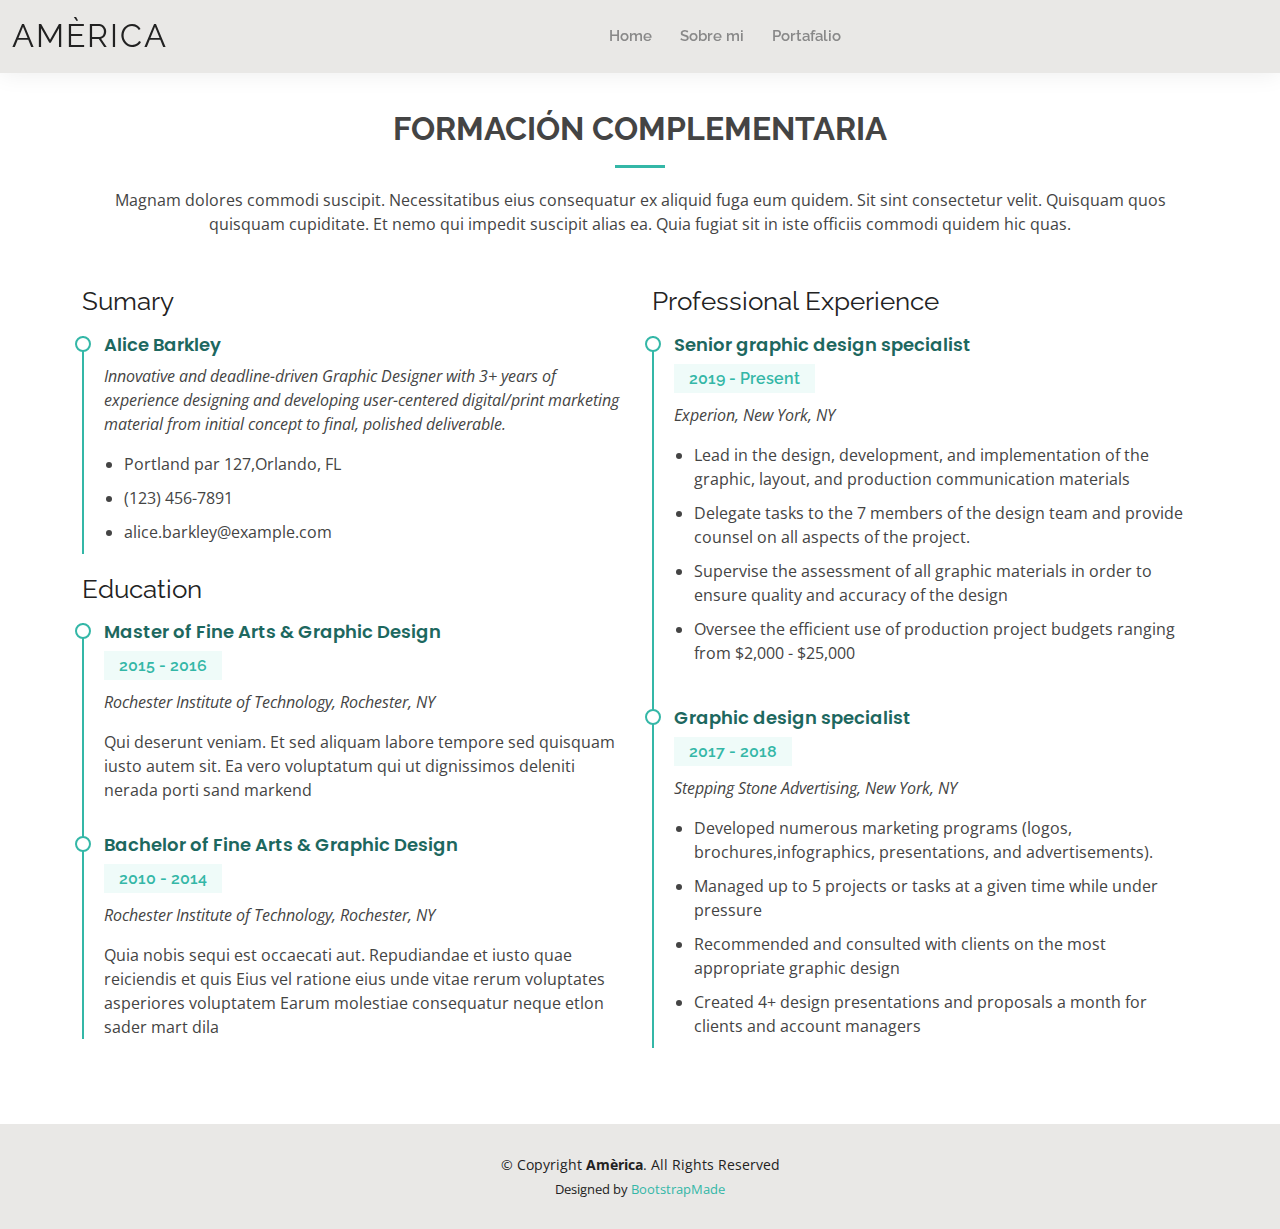
<file: resume.html>
<!DOCTYPE html>
<html lang="en">

<head>
  <meta charset="utf-8">
  <meta content="width=device-width, initial-scale=1.0" name="viewport">

  <title>Resume - Kelly Bootstrap Template</title>
  <meta content="" name="description">
  <meta content="" name="keywords">

  <!-- Favicons -->
  <link href="assets/img/favicon.png" rel="icon">
  <link href="assets/img/apple-touch-icon.png" rel="apple-touch-icon">

  <!-- Google Fonts -->
  <link href="https://fonts.googleapis.com/css?family=Open+Sans:300,300i,400,400i,600,600i,700,700i|Raleway:300,300i,400,400i,500,500i,600,600i,700,700i|Poppins:300,300i,400,400i,500,500i,600,600i,700,700i" rel="stylesheet">

  <!-- Vendor CSS Files -->
  <link href="assets/vendor/aos/aos.css" rel="stylesheet">
  <link href="assets/vendor/bootstrap/css/bootstrap.min.css" rel="stylesheet">
  <link href="assets/vendor/bootstrap-icons/bootstrap-icons.css" rel="stylesheet">
  <link href="assets/vendor/boxicons/css/boxicons.min.css" rel="stylesheet">
  <link href="assets/vendor/glightbox/css/glightbox.min.css" rel="stylesheet">
  <link href="assets/vendor/swiper/swiper-bundle.min.css" rel="stylesheet">

  <!-- Template Main CSS File -->
  <link href="assets/css/style.css" rel="stylesheet">

  <!-- =======================================================
  * Template Name: Kelly
  * Template URL: https://bootstrapmade.com/kelly-free-bootstrap-cv-resume-html-template/
  * Updated: Mar 17 2024 with Bootstrap v5.3.3
  * Author: BootstrapMade.com
  * License: https://bootstrapmade.com/license/
  ======================================================== -->
</head>

<body>

  <!-- ======= Header ======= -->
  <header id="header" class="fixed-top">
    <div class="container-fluid d-flex justify-content-between align-items-center">

      <h1 class="logo me-auto me-lg-0"><a href="index.html">amèrica</a></h1>
      <!-- Uncomment below if you prefer to use an image logo -->
      <!-- <a href="index.html" class="logo"><img src="assets/img/logo.png" alt="" class="img-fluid"></a>-->

      <nav id="navbar" class="navbar order-last order-lg-0">
        <ul>
          <li><a href="index.html">Home</a></li>
          <li><a href="about.html">Sobre mi</a></li>
          <!-- <li><a class="active" href="resume.html">Estudios</a></li> -->
          <!-- <li><a href="services.html">Skill</a></li> -->
          <li><a href="portfolio.html">Portafalio</a></li>
          <!-- <li><a href="contact.html">Contacto</a></li> -->
        </ul>
        <i class="bi bi-list mobile-nav-toggle"></i>
      </nav><!-- .navbar -->

      <div class="header-social-links">
        <!-- <a href="#" class="twitter"><i class="bi bi-github"></i></i></a>
        <a href="#" class="linkedin"><i class="bi bi-linkedin"></i></i></a>
        <a href="#" class="facebook"><i class="bi bi-envelope-at-fill"></i></a>
        <a href="#" class="instagram"><i class="bi bi-telephone-inbound-fill"></i></a> -->
      </div>

    </div>

  </header><!-- End Header -->

  <main id="main">

    <!-- ======= Resume Section ======= -->
    <section id="resume" class="resume">
      <div class="container" data-aos="fade-up">

        <div class="section-title">
          <h2>Formación Complementaria</h2>
          <p>Magnam dolores commodi suscipit. Necessitatibus eius consequatur ex aliquid fuga eum quidem. Sit sint consectetur velit. Quisquam quos quisquam cupiditate. Et nemo qui impedit suscipit alias ea. Quia fugiat sit in iste officiis commodi quidem hic quas.</p>
        </div>

        <div class="row">
          <div class="col-lg-6">
            <h3 class="resume-title">Sumary</h3>
            <div class="resume-item pb-0">
              <h4>Alice Barkley</h4>
              <p><em>Innovative and deadline-driven Graphic Designer with 3+ years of experience designing and developing user-centered digital/print marketing material from initial concept to final, polished deliverable.</em></p>
              <p>
              <ul>
                <li>Portland par 127,Orlando, FL</li>
                <li>(123) 456-7891</li>
                <li>alice.barkley@example.com</li>
              </ul>
              </p>
            </div>

            <h3 class="resume-title">Education</h3>
            <div class="resume-item">
              <h4>Master of Fine Arts &amp; Graphic Design</h4>
              <h5>2015 - 2016</h5>
              <p><em>Rochester Institute of Technology, Rochester, NY</em></p>
              <p>Qui deserunt veniam. Et sed aliquam labore tempore sed quisquam iusto autem sit. Ea vero voluptatum qui ut dignissimos deleniti nerada porti sand markend</p>
            </div>
            <div class="resume-item">
              <h4>Bachelor of Fine Arts &amp; Graphic Design</h4>
              <h5>2010 - 2014</h5>
              <p><em>Rochester Institute of Technology, Rochester, NY</em></p>
              <p>Quia nobis sequi est occaecati aut. Repudiandae et iusto quae reiciendis et quis Eius vel ratione eius unde vitae rerum voluptates asperiores voluptatem Earum molestiae consequatur neque etlon sader mart dila</p>
            </div>
          </div>
          <div class="col-lg-6">
            <h3 class="resume-title">Professional Experience</h3>
            <div class="resume-item">
              <h4>Senior graphic design specialist</h4>
              <h5>2019 - Present</h5>
              <p><em>Experion, New York, NY </em></p>
              <p>
              <ul>
                <li>Lead in the design, development, and implementation of the graphic, layout, and production communication materials</li>
                <li>Delegate tasks to the 7 members of the design team and provide counsel on all aspects of the project. </li>
                <li>Supervise the assessment of all graphic materials in order to ensure quality and accuracy of the design</li>
                <li>Oversee the efficient use of production project budgets ranging from $2,000 - $25,000</li>
              </ul>
              </p>
            </div>
            <div class="resume-item">
              <h4>Graphic design specialist</h4>
              <h5>2017 - 2018</h5>
              <p><em>Stepping Stone Advertising, New York, NY</em></p>
              <p>
              <ul>
                <li>Developed numerous marketing programs (logos, brochures,infographics, presentations, and advertisements).</li>
                <li>Managed up to 5 projects or tasks at a given time while under pressure</li>
                <li>Recommended and consulted with clients on the most appropriate graphic design</li>
                <li>Created 4+ design presentations and proposals a month for clients and account managers</li>
              </ul>
              </p>
            </div>
          </div>
        </div>

      </div>
    </section><!-- End Resume Section -->

  </main><!-- End #main -->

  <!-- ======= Footer ======= -->
  <footer id="footer">
    <div class="container">
      <div class="copyright">
        &copy; Copyright <strong><span>Amèrica</span></strong>. All Rights Reserved
      </div>
      <div class="credits">
        <!-- All the links in the footer should remain intact. -->
        <!-- You can delete the links only if you purchased the pro version. -->
        <!-- Licensing information: https://bootstrapmade.com/license/ -->
        <!-- Purchase the pro version with working PHP/AJAX contact form: https://bootstrapmade.com/kelly-free-bootstrap-cv-resume-html-template/ -->
        Designed by <a href="https://bootstrapmade.com/">BootstrapMade</a>
      </div>
    </div>
  </footer><!-- End  Footer -->

  <div id="preloader"></div>
  <a href="#" class="back-to-top d-flex align-items-center justify-content-center"><i class="bi bi-arrow-up-short"></i></a>

  <!-- Vendor JS Files -->
  <script src="assets/vendor/purecounter/purecounter_vanilla.js"></script>
  <script src="assets/vendor/aos/aos.js"></script>
  <script src="assets/vendor/bootstrap/js/bootstrap.bundle.min.js"></script>
  <script src="assets/vendor/glightbox/js/glightbox.min.js"></script>
  <script src="assets/vendor/isotope-layout/isotope.pkgd.min.js"></script>
  <script src="assets/vendor/swiper/swiper-bundle.min.js"></script>
  <script src="assets/vendor/waypoints/noframework.waypoints.js"></script>
  <script src="assets/vendor/php-email-form/validate.js"></script>

  <!-- Template Main JS File -->
  <script src="assets/js/main.js"></script>

</body>

</html>
</file>
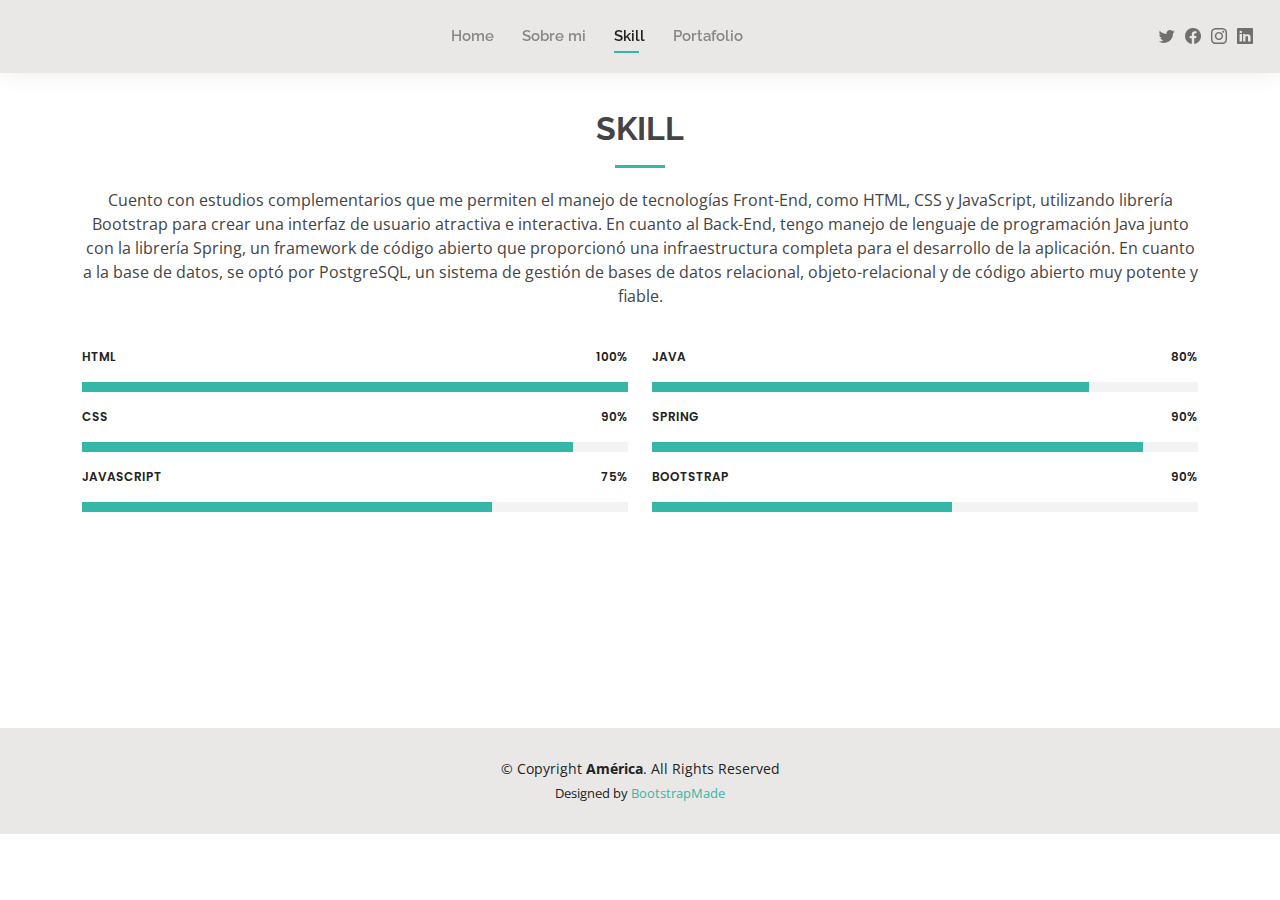
<file: services.html>
<!DOCTYPE html>
<html lang="en">

<head>
  <meta charset="utf-8">
  <meta content="width=device-width, initial-scale=1.0" name="viewport">

  <title>Services - Kelly Bootstrap Template</title>
  <meta content="" name="description">
  <meta content="" name="keywords">

  <!-- Favicons -->
  <link href="assets/img/favicon.png" rel="icon">
  <link href="assets/img/apple-touch-icon.png" rel="apple-touch-icon">

  <!-- Google Fonts -->
  <link href="https://fonts.googleapis.com/css?family=Open+Sans:300,300i,400,400i,600,600i,700,700i|Raleway:300,300i,400,400i,500,500i,600,600i,700,700i|Poppins:300,300i,400,400i,500,500i,600,600i,700,700i" rel="stylesheet">

  <!-- Vendor CSS Files -->
  <link href="assets/vendor/aos/aos.css" rel="stylesheet">
  <link href="assets/vendor/bootstrap/css/bootstrap.min.css" rel="stylesheet">
  <link href="assets/vendor/bootstrap-icons/bootstrap-icons.css" rel="stylesheet">
  <link href="assets/vendor/boxicons/css/boxicons.min.css" rel="stylesheet">
  <link href="assets/vendor/glightbox/css/glightbox.min.css" rel="stylesheet">
  <link href="assets/vendor/swiper/swiper-bundle.min.css" rel="stylesheet">

  <!-- Template Main CSS File -->
  <link href="assets/css/style.css" rel="stylesheet">

  <!-- =======================================================
  * Template Name: Kelly
  * Template URL: https://bootstrapmade.com/kelly-free-bootstrap-cv-resume-html-template/
  * Updated: Mar 17 2024 with Bootstrap v5.3.3
  * Author: BootstrapMade.com
  * License: https://bootstrapmade.com/license/
  ======================================================== -->
</head>

<body>

  <!-- ======= Header ======= -->
  <header id="header" class="fixed-top">
    <div class="container-fluid d-flex justify-content-between align-items-center">

      <h1 class="logo me-auto me-lg-0"><a href="index.html"></a></h1>
      <!-- Uncomment below if you prefer to use an image logo -->
      <!-- <a href="index.html" class="logo"><img src="assets/img/logo.png" alt="" class="img-fluid"></a>-->

      <nav id="navbar" class="navbar order-last order-lg-0">
        <ul>
          <li><a href="index.html">Home</a></li>
          <li><a href="about.html">Sobre mi</a></li>
          <!-- <li><a href="resume.html">Estudios</a></li> -->
          <li><a class="active" href="services.html">Skill</a></li>
          <li><a href="portfolio.html">Portafolio</a></li>
          <!-- <li><a href="contact.html">Contacto</a></li> -->
        </ul>
        <i class="bi bi-list mobile-nav-toggle"></i>
      </nav><!-- .navbar -->

      <div class="header-social-links">
        <a href="#" class="twitter"><i class="bi bi-twitter"></i></a>
        <a href="#" class="facebook"><i class="bi bi-facebook"></i></a>
        <a href="#" class="instagram"><i class="bi bi-instagram"></i></a>
        <a href="#" class="linkedin"><i class="bi bi-linkedin"></i></i></a>
      </div>

    </div>

  </header><!-- End Header -->

  <main id="main">

        <!-- ======= Skills Section ======= -->
    <section id="skills" class="skills">
      <div class="container" data-aos="fade-up">

        <div class="section-title">
          <h2>Skill</h2>
          <p> Cuento con estudios complementarios que me permiten el manejo de tecnologías Front-End, como HTML, CSS y JavaScript, utilizando librería Bootstrap para crear una interfaz de usuario atractiva e interactiva. En cuanto al Back-End, tengo manejo de lenguaje de programación Java junto con la librería Spring, un framework de código abierto que proporcionó una infraestructura completa para el desarrollo de la aplicación. En cuanto a la base de datos, se optó por PostgreSQL, un sistema de gestión de bases de datos relacional, objeto-relacional y de código abierto muy potente y fiable.</p>
        </div>

        <div class="row skills-content">

          <div class="col-lg-6">

            <div class="progress">
              <span class="skill">HTML <i class="val">100%</i></span>
              <div class="progress-bar-wrap">
                <div class="progress-bar" role="progressbar" aria-valuenow="100" aria-valuemin="0" aria-valuemax="100"></div>
              </div>
            </div>

            <div class="progress">
              <span class="skill">CSS <i class="val">90%</i></span>
              <div class="progress-bar-wrap">
                <div class="progress-bar" role="progressbar" aria-valuenow="90" aria-valuemin="0" aria-valuemax="100"></div>
              </div>
            </div>

            <div class="progress">
              <span class="skill">JavaScript <i class="val">75%</i></span>
              <div class="progress-bar-wrap">
                <div class="progress-bar" role="progressbar" aria-valuenow="75" aria-valuemin="0" aria-valuemax="100"></div>
              </div>
            </div>

          </div>

          <div class="col-lg-6">

            <div class="progress">
              <span class="skill">JAVA <i class="val">80%</i></span>
              <div class="progress-bar-wrap">
                <div class="progress-bar" role="progressbar" aria-valuenow="80" aria-valuemin="0" aria-valuemax="100"></div>
              </div>
            </div>

            <div class="progress">
              <span class="skill">Spring <i class="val">90%</i></span>
              <div class="progress-bar-wrap">
                <div class="progress-bar" role="progressbar" aria-valuenow="90" aria-valuemin="0" aria-valuemax="100"></div>
              </div>
            </div>

            <div class="progress">
              <span class="skill">Bootstrap <i class="val">90%</i></span>
              <div class="progress-bar-wrap">
                <div class="progress-bar" role="progressbar" aria-valuenow="55" aria-valuemin="0" aria-valuemax="100"></div>
              </div>
            </div>

          </div>

        </div>

      </div>
    </section><!-- End Skills Section -->

    <!-- ======= Services Section ======= -->
    <section id="services" class="services">
      <div class="container" data-aos="fade-up">

        <div class="section-title">
          <!-- <h2>Skill</h2> -->
        </div>

        <div class="row">
          <div class="col-lg-4 col-md-6 d-flex align-items-stretch" data-aos="zoom-in" data-aos-delay="100">

            

            <!-- <div class="icon-box iconbox-blue">
              <div class="icon">
                <svg width="100" height="100" viewBox="0 0 600 600" xmlns="https://www.svgrepo.com/svg/43101/java">
                  <path stroke="none" stroke-width="0" fill="#f5f5f5" d="M300,521.0016835830174C376.1290562159157,517.8887921683347,466.0731472004068,529.7835943286574,510.70327084640275,468.03025145048787C554.3714126377745,407.6079735673963,508.03601936045806,328.9844924480964,491.2728898941984,256.3432110539036C474.5976632858925,184.082847569629,479.9380746630129,96.60480741107993,416.23090153303,58.64404602377083C348.86323505073057,18.502131276798302,261.93793281208167,40.57373210992963,193.5410806939664,78.93577620505333C130.42746243093433,114.334589627462,98.30271207620316,179.96522072025542,76.75703585869454,249.04625023123273C51.97151888228291,328.5150500222984,13.704378332031375,421.85034740162234,66.52175969318436,486.19268352777647C119.04800174914682,550.1803526380478,217.28368757567262,524.383925680826,300,521.0016835830174"></path>
                </svg>
                <i class="bx bxl-dribbble"></i>
              </div>
              <h4><a href="">Lorem Ipsum</a></h4>
              <p>Voluptatum deleniti atque corrupti quos dolores et quas molestias excepturi</p>
            </div> -->
          </div>


          <!-- <div class="col-lg-4 col-md-6 d-flex align-items-stretch mt-4 mt-md-0" data-aos="zoom-in" data-aos-delay="200">
            <div class="icon-box iconbox-orange ">
              <div class="icon">
                <svg width="100" height="100" viewBox="0 0 600 600" xmlns="http://www.w3.org/2000/svg">
                  <path stroke="none" stroke-width="0" fill="#f5f5f5" d="M300,582.0697525312426C382.5290701553225,586.8405444964366,449.9789794690241,525.3245884688669,502.5850820975895,461.55621195738473C556.606425686781,396.0723002908107,615.8543463187945,314.28637112970534,586.6730223649479,234.56875336149918C558.9533121215079,158.8439757836574,454.9685369536778,164.00468322053177,381.49747125262974,130.76875717737553C312.15926192815925,99.40240125094834,248.97055460311594,18.661163978235184,179.8680185752513,50.54337015887873C110.5421016452524,82.52863877960104,119.82277516462835,180.83849132639028,109.12597500060166,256.43424936330496C100.08760227029461,320.3096726198365,92.17705696193138,384.0621239912766,124.79988738764834,439.7174275375508C164.83382741302287,508.01625554203684,220.96474134820875,577.5009287672846,300,582.0697525312426"></path>
                </svg>
                <i class="bx bx-file"></i>
              </div>
              <h4><a href="">Sed Perspiciatis</a></h4>
              <p>Duis aute irure dolor in reprehenderit in voluptate velit esse cillum dolore</p>
            </div>
          </div> -->
<!-- 
          <div class="col-lg-4 col-md-6 d-flex align-items-stretch mt-4 mt-lg-0" data-aos="zoom-in" data-aos-delay="300">
            <div class="icon-box iconbox-pink">
              <div class="icon">
                <svg width="100" height="100" viewBox="0 0 600 600" xmlns="http://www.w3.org/2000/svg">
                  <path stroke="none" stroke-width="0" fill="#f5f5f5" d="M300,541.5067337569781C382.14930387511276,545.0595476570109,479.8736841581634,548.3450877840088,526.4010558755058,480.5488172755941C571.5218469581645,414.80211281144784,517.5187510058486,332.0715597781072,496.52539010469104,255.14436215662573C477.37192572678356,184.95920475031193,473.57363656557914,105.61284051026155,413.0603344069578,65.22779650032875C343.27470386102294,18.654635553484475,251.2091493199835,5.337323636656869,175.0934190732945,40.62881213300186C97.87086631185822,76.43348514350839,51.98124368387456,156.15599469081315,36.44837278890362,239.84606092416172C21.716077023791087,319.22268207091537,43.775223500013084,401.1760424656574,96.891909868211,461.97329694683043C147.22146801428983,519.5804099606455,223.5754009179313,538.201503339737,300,541.5067337569781"></path>
                </svg>
                <i class="bx bx-tachometer"></i>
              </div>
              <h4><a href="">Magni Dolores</a></h4>
              <p>Excepteur sint occaecat cupidatat non proident, sunt in culpa qui officia</p>
            </div>
          </div> -->

          <!-- <div class="col-lg-4 col-md-6 d-flex align-items-stretch mt-4" data-aos="zoom-in" data-aos-delay="100">
            <div class="icon-box iconbox-yellow">
              <div class="icon">
                <svg width="100" height="100" viewBox="0 0 600 600" xmlns="http://www.w3.org/2000/svg">
                  <path stroke="none" stroke-width="0" fill="#f5f5f5" d="M300,503.46388370962813C374.79870501325706,506.71871716319447,464.8034551963731,527.1746412648533,510.4981551193396,467.86667711651364C555.9287308511215,408.9015244558933,512.6030010748507,327.5744911775523,490.211057578863,256.5855673507754C471.097692560561,195.9906835881958,447.69079081568157,138.11976852964426,395.19560036434837,102.3242989838813C329.3053358748298,57.3949838291264,248.02791733380457,8.279543830951368,175.87071277845988,42.242879143198664C103.41431057327972,76.34704239035025,93.79494320519305,170.9812938413882,81.28167332365135,250.07896920659033C70.17666984294237,320.27484674793965,64.84698225790005,396.69656628748305,111.28512138212992,450.4950937839243C156.20124167950087,502.5303643271138,231.32542653798444,500.4755392045468,300,503.46388370962813"></path>
                </svg>
                <i class="bx bx-layer"></i>
              </div>
              <h4><a href="">Nemo Enim</a></h4>
              <p>At vero eos et accusamus et iusto odio dignissimos ducimus qui blanditiis</p>
            </div>
          </div> -->

          <!-- <div class="col-lg-4 col-md-6 d-flex align-items-stretch mt-4" data-aos="zoom-in" data-aos-delay="200">
            <div class="icon-box iconbox-red">
              <div class="icon">
                <svg width="100" height="100" viewBox="0 0 600 600" xmlns="http://www.w3.org/2000/svg">
                  <path stroke="none" stroke-width="0" fill="#f5f5f5" d="M300,532.3542879108572C369.38199826031484,532.3153073249985,429.10787420159085,491.63046689027357,474.5244479745417,439.17860296908856C522.8885846962883,383.3225815378663,569.1668002868075,314.3205725914397,550.7432151929288,242.7694973846089C532.6665558377875,172.5657663291529,456.2379748765914,142.6223662098291,390.3689995646985,112.34683881706744C326.66090330228417,83.06452184765237,258.84405631176094,53.51806209861945,193.32584062364296,78.48882559362697C121.61183558270385,105.82097193414197,62.805066853699245,167.19869350419734,48.57481801355237,242.6138429142374C34.843463184063346,315.3850353017275,76.69343916112496,383.4422959591041,125.22947124332185,439.3748458443577C170.7312796277747,491.8107796887764,230.57421082200815,532.3932930995766,300,532.3542879108572"></path>
                </svg>
                <i class="bx bx-slideshow"></i>
              </div>
              <h4><a href="">Dele Cardo</a></h4>
              <p>Quis consequatur saepe eligendi voluptatem consequatur dolor consequuntur</p>
            </div>
          </div> -->

          <!-- <div class="col-lg-4 col-md-6 d-flex align-items-stretch mt-4" data-aos="zoom-in" data-aos-delay="300">
            <div class="icon-box iconbox-teal">
              <div class="icon">
                <svg width="100" height="100" viewBox="0 0 600 600" xmlns="http://www.w3.org/2000/svg">
                  <path stroke="none" stroke-width="0" fill="#f5f5f5" d="M300,566.797414625762C385.7384707136149,576.1784315230908,478.7894351017131,552.8928747891023,531.9192734346935,484.94944893311C584.6109503024035,417.5663521118492,582.489472248146,322.67544863468447,553.9536738515405,242.03673114598146C529.1557734026468,171.96086150256528,465.24506316201064,127.66468636344209,395.9583748389544,100.7403814666027C334.2173773831606,76.7482773500951,269.4350130405921,84.62216499799875,207.1952322260088,107.2889140133804C132.92018162631612,134.33871894543012,41.79353780512637,160.00259165414826,22.644507872594943,236.69541883565114C3.319112789854554,314.0945973066697,72.72355303640163,379.243833228382,124.04198916343866,440.3218312028393C172.9286146004772,498.5055451809895,224.45579914871206,558.5317968840102,300,566.797414625762"></path>
                </svg>
                <i class="bx bx-arch"></i>
              </div>
              <h4><a href="">Divera Don</a></h4>
              <p>Modi nostrum vel laborum. Porro fugit error sit minus sapiente sit aspernatur</p>
            </div>
          </div> -->

        </div>

      </div>
    </section><!-- End Services Section -->

  </main><!-- End #main -->

  <!-- ======= Footer ======= -->
  <footer id="footer">
    <div class="container">
      <div class="copyright">
        &copy; Copyright <strong><span>América</span></strong>. All Rights Reserved
      </div>
      <div class="credits">
        <!-- All the links in the footer should remain intact. -->
        <!-- You can delete the links only if you purchased the pro version. -->
        <!-- Licensing information: https://bootstrapmade.com/license/ -->
        <!-- Purchase the pro version with working PHP/AJAX contact form: https://bootstrapmade.com/kelly-free-bootstrap-cv-resume-html-template/ -->
        Designed by <a href="https://bootstrapmade.com/">BootstrapMade</a>
      </div>
    </div>
  </footer><!-- End  Footer -->

  <div id="preloader"></div>
  <a href="#" class="back-to-top d-flex align-items-center justify-content-center"><i class="bi bi-arrow-up-short"></i></a>

  <!-- Vendor JS Files -->
  <script src="assets/vendor/purecounter/purecounter_vanilla.js"></script>
  <script src="assets/vendor/aos/aos.js"></script>
  <script src="assets/vendor/bootstrap/js/bootstrap.bundle.min.js"></script>
  <script src="assets/vendor/glightbox/js/glightbox.min.js"></script>
  <script src="assets/vendor/isotope-layout/isotope.pkgd.min.js"></script>
  <script src="assets/vendor/swiper/swiper-bundle.min.js"></script>
  <script src="assets/vendor/waypoints/noframework.waypoints.js"></script>
  <script src="assets/vendor/php-email-form/validate.js"></script>

  <!-- Template Main JS File -->
  <script src="assets/js/main.js"></script>

</body>

</html>
</file>
<file: assets/css/style.css>
/**
* Template Name: Kelly
* Template URL: https://bootstrapmade.com/kelly-free-bootstrap-cv-resume-html-template/
* Updated: Mar 17 2024 with Bootstrap v5.3.3
* Author: BootstrapMade.com
* License: https://bootstrapmade.com/license/
*/

/*--------------------------------------------------------------
# General
--------------------------------------------------------------*/
body {
  font-family: "Open Sans", sans-serif;
  color: #444444;
}

a {
  color: #34b7a7;
  text-decoration: none;
}

a:hover {
  color: #51cdbe;
  text-decoration: none;
}

h1,
h2,
h3,
h4,
h5,
h6 {
  font-family: "Raleway", sans-serif;
}

#main {
  margin-top: 50px;
}

@media (max-width: 992px) {
  #main {
    margin-top: 30px;
  }
}

/*--------------------------------------------------------------
# Preloader
--------------------------------------------------------------*/
#preloader {
  position: fixed;
  top: 0;
  left: 0;
  right: 0;
  bottom: 0;
  z-index: 9999;
  overflow: hidden;
  background: #fff;
}

#preloader:before {
  content: "";
  position: fixed;
  top: calc(50% - 30px);
  left: calc(50% - 30px);
  border: 6px solid #34b7a7;
  border-top-color: #dcf5f2;
  border-radius: 50%;
  width: 60px;
  height: 60px;
  animation: animate-preloader 1s linear infinite;
}

@keyframes animate-preloader {
  0% {
    transform: rotate(0deg);
  }

  100% {
    transform: rotate(360deg);
  }
}

/*--------------------------------------------------------------
# Back to top button
--------------------------------------------------------------*/
.back-to-top {
  position: fixed;
  visibility: hidden;
  opacity: 0;
  right: 15px;
  bottom: 15px;
  z-index: 996;
  background: #34b7a7;
  width: 40px;
  height: 40px;
  border-radius: 50px;
  transition: all 0.4s;
}

.back-to-top i {
  font-size: 24px;
  color: #fff;
  line-height: 0;
}

.back-to-top:hover {
  background: #49cbbb;
  color: #fff;
}

.back-to-top.active {
  visibility: visible;
  opacity: 1;
}

/*--------------------------------------------------------------
# Header
--------------------------------------------------------------*/
#header {
  background: #e9e8e6;
  box-shadow: 0px 0px 25px 0 rgba(0, 0, 0, 0.08);
  z-index: 997;
  padding: 15px 0;
}

#header .logo {
  font-size: 32px;
  margin: 0;
  padding: 0;
  line-height: 1;
  font-weight: 400;
  letter-spacing: 2px;
  text-transform: uppercase;
}

#header .logo a {
  color: #222222;
}

#header .logo img {
  max-height: 40px;
}

@media (max-width: 992px) {
  #header .logo {
    font-size: 28px;
  }
}

/*--------------------------------------------------------------
# Header Social Links
--------------------------------------------------------------*/
.header-social-links {
  padding-right: 15px;
}

.header-social-links a {
  color: #6f6f6f;
  padding-left: 6px;
  display: inline-block;
  line-height: 0px;
  transition: 0.3s;
  font-size: 16px;
}

.header-social-links a:hover {
  color: #34b7a7;
}

/*--------------------------------------------------------------
# Navigation Menu
--------------------------------------------------------------*/
/**
* Desktop Navigation 
*/
.navbar {
  padding: 0;
}

.navbar ul {
  margin: 0;
  padding: 0;
  display: flex;
  list-style: none;
  align-items: center;
}

.navbar li {
  position: relative;
  padding: 10px 0 10px 28px;
}

.navbar a,
.navbar a:focus {
  display: flex;
  align-items: center;
  justify-content: space-between;
  font-family: "Raleway", sans-serif;
  font-size: 15px;
  font-weight: 600;
  color: #888888;
  white-space: nowrap;
  transition: 0.3s;
  position: relative;
}

.navbar a i,
.navbar a:focus i {
  font-size: 12px;
  line-height: 0;
  margin-left: 5px;
}

.navbar>ul>li>a:before {
  content: "";
  position: absolute;
  width: 0;
  height: 2px;
  bottom: -5px;
  left: 0;
  background-color: #34b7a7;
  visibility: hidden;
  width: 0px;
  transition: all 0.3s ease-in-out 0s;
}

.navbar a:hover:before,
.navbar li:hover>a:before,
.navbar .active:before {
  visibility: visible;
  width: 25px;
}

.navbar a:hover,
.navbar .active,
.navbar .active:focus,
.navbar li:hover>a {
  color: #222222;
}

.navbar .dropdown ul {
  display: block;
  position: absolute;
  left: 14px;
  top: calc(100% + 30px);
  margin: 0;
  padding: 10px 0;
  z-index: 99;
  opacity: 0;
  visibility: hidden;
  background: #fff;
  box-shadow: 0px 0px 30px rgba(127, 137, 161, 0.25);
  transition: 0.3s;
  border-radius: 4px;
}

.navbar .dropdown ul li {
  min-width: 200px;
  padding: 0;
}

.navbar .dropdown ul a {
  padding: 10px 20px;
  font-size: 15px;
  text-transform: none;
  font-weight: 600;
}

.navbar .dropdown ul a i {
  font-size: 12px;
}

.navbar .dropdown ul a:hover,
.navbar .dropdown ul .active:hover,
.navbar .dropdown ul li:hover>a {
  color: #34b7a7;
}

.navbar .dropdown:hover>ul {
  opacity: 1;
  top: 100%;
  visibility: visible;
}

.navbar .dropdown .dropdown ul {
  top: 0;
  left: calc(100% - 30px);
  visibility: hidden;
}

.navbar .dropdown .dropdown:hover>ul {
  opacity: 1;
  top: 0;
  left: 100%;
  visibility: visible;
}

@media (max-width: 1366px) {
  .navbar .dropdown .dropdown ul {
    left: -90%;
  }

  .navbar .dropdown .dropdown:hover>ul {
    left: -100%;
  }
}

/**
* Mobile Navigation 
*/
.mobile-nav-toggle {
  color: #222222;
  font-size: 28px;
  cursor: pointer;
  display: none;
  line-height: 0;
  transition: 0.5s;
}

.mobile-nav-toggle.bi-x {
  color: #fff;
}

@media (max-width: 991px) {
  .mobile-nav-toggle {
    display: block;
  }

  .navbar ul {
    display: none;
  }
}

.navbar-mobile {
  position: fixed;
  overflow: hidden;
  top: 0;
  right: 0;
  left: 0;
  bottom: 0;
  background: rgba(9, 9, 9, 0.9);
  transition: 0.3s;
  z-index: 999;
}

.navbar-mobile .mobile-nav-toggle {
  position: absolute;
  top: 15px;
  right: 15px;
}

.navbar-mobile ul {
  display: block;
  position: absolute;
  top: 55px;
  right: 15px;
  bottom: 15px;
  left: 15px;
  padding: 10px 0;
  border-radius: 10px;
  background-color: #fff;
  overflow-y: auto;
  transition: 0.3s;
}

.navbar-mobile a,
.navbar-mobile a:focus {
  font-size: 15px;
  padding-right: 15px;
  color: #222222;
}

.navbar-mobile a:hover,
.navbar-mobile .active,
.navbar-mobile li:hover>a {
  color: #34b7a7;
}

.navbar-mobile .getstarted,
.navbar-mobile .getstarted:focus {
  margin: 15px;
}

.navbar-mobile .dropdown ul {
  position: static;
  display: none;
  margin: 10px 20px;
  padding: 10px 0;
  z-index: 99;
  opacity: 1;
  visibility: visible;
  background: #fff;
  box-shadow: 0px 0px 30px rgba(127, 137, 161, 0.25);
}

.navbar-mobile .dropdown ul li {
  min-width: 200px;
}

.navbar-mobile .dropdown ul a {
  padding: 10px 20px;
}

.navbar-mobile .dropdown ul a i {
  font-size: 12px;
}

.navbar-mobile .dropdown ul a:hover,
.navbar-mobile .dropdown ul .active:hover,
.navbar-mobile .dropdown ul li:hover>a {
  color: #34b7a7;
}

.navbar-mobile .dropdown>.dropdown-active {
  display: block;
}

/*--------------------------------------------------------------
# Hero Section
--------------------------------------------------------------*/
#hero {
  width: 100%;
  height: 100vh;
  background: url() top right;
  background-size: cover;
}

#hero .container {
  padding-top: 70px;
  position: relative;
}

@media (max-width: 992px) {
  #hero .container {
    padding-top: 58px;
  }
}

#hero h1 {
  margin: 0;
  font-size: 48px;
  font-weight: 700;
  line-height: 56px;
  color: #222222;
}

#hero h2 {
  color: #6f6f6f;
  margin: 10px 0 0 0;
  font-size: 22px;
}

#hero .btn-about {
  font-family: "Raleway", sans-serif;
  text-transform: uppercase;
  font-weight: 600;
  font-size: 12px;
  letter-spacing: 1px;
  display: inline-block;
  padding: 12px 40px;
  border-radius: 50px;
  transition: 0.5s;
  margin-top: 30px;
  color: #fff;
  background: #34b7a7;
}

#hero .btn-about:hover {
  background: #3dc8b7;
}

@media (min-width: 1024px) {
  #hero {
    background-attachment: fixed;
  }
}

@media (max-width: 992px) {
  #hero:before {
    content: "";
    background: rgba(255, 255, 255, 0.8);
    position: absolute;
    bottom: 0;
    top: 0;
    left: 0;
    right: 0;
  }

  #hero h1 {
    font-size: 28px;
    line-height: 36px;
  }

  #hero h2 {
    font-size: 18px;
    line-height: 24px;
  }
}

/*--------------------------------------------------------------
# Sections General
--------------------------------------------------------------*/
section {
  padding: 60px 0;
}

.section-bg {
  background-color: #e7f8f6;
}

.section-title {
  text-align: center;
  padding-bottom: 30px;
}

.section-title h2 {
  font-size: 32px;
  font-weight: bold;
  text-transform: uppercase;
  margin-bottom: 20px;
  padding-bottom: 20px;
  position: relative;
}

.section-title h2::after {
  content: "";
  position: absolute;
  display: block;
  width: 50px;
  height: 3px;
  background: #34b7a7;
  bottom: 0;
  left: calc(50% - 25px);
}

.section-title p {
  margin-bottom: 0;
}

/*--------------------------------------------------------------
# Cta
--------------------------------------------------------------*/
.cta {
  background: linear-gradient(rgba(0, 0, 0, 0.6), rgba(0, 0, 0, 0.6)), url("../img/bg-1.jpg") fixed center center;
  background-size: cover;
  padding: 80px 0;
}

.cta h3 {
  color: #fff;
  font-size: 28px;
  font-weight: 700;
}

.cta p {
  color: #fff;
}

.cta .cta-btn {
  font-family: "Raleway", sans-serif;
  text-transform: uppercase;
  font-weight: 500;
  font-size: 16px;
  letter-spacing: 1px;
  display: inline-block;
  padding: 8px 20px;
  border-radius: 2px;
  transition: 0.5s;
  margin: 10px;
  border: 2px solid #fff;
  color: #fff;
}

.cta .cta-btn:hover {
  background: #34b7a7;
  border: 2px solid #34b7a7;
}

@media (max-width: 1024px) {
  .cta {
    background-attachment: scroll;
  }
}

@media (min-width: 769px) {
  .cta .cta-btn-container {
    display: flex;
    align-items: center;
    justify-content: flex-end;
  }
}

/*--------------------------------------------------------------
# About
--------------------------------------------------------------*/
.about .content h3 {
  font-weight: 700;
  font-size: 26px;
  color: #555555;
}

.about .content ul {
  list-style: none;
  padding: 0;
}

.about .content ul li {
  padding-bottom: 10px;
}

.about .content ul i {
  font-size: 20px;
  padding-right: 2px;
  color: #34b7a7;
}

.about .content p:last-child {
  margin-bottom: 0;
}

/*--------------------------------------------------------------
# Skills
--------------------------------------------------------------*/
.skills .progress {
  height: 60px;
  display: block;
  background: none;
  border-radius: 0;
}

.skills .progress .skill {
  padding: 10px 0;
  margin: 0 0 6px 0;
  text-transform: uppercase;
  display: block;
  font-weight: 600;
  font-family: "Poppins", sans-serif;
  color: #222222;
}

.skills .progress .skill .val {
  float: right;
  font-style: normal;
}

.skills .progress-bar-wrap {
  background: #f3f3f3;
}

.skills .progress-bar {
  width: 1px;
  height: 10px;
  transition: 0.9s;
  background-color: #34b7a7;
}

/*--------------------------------------------------------------
# Facts
--------------------------------------------------------------*/
.facts .counters span {
  font-size: 48px;
  display: block;
  color: #34b7a7;
}

.facts .counters p {
  padding: 0;
  margin: 0 0 20px 0;
  font-family: "Raleway", sans-serif;
  font-size: 14px;
}

/*--------------------------------------------------------------
# Testimonials
--------------------------------------------------------------*/
.testimonials .section-header {
  margin-bottom: 40px;
}

.testimonials .testimonials-carousel,
.testimonials .testimonials-slider {
  overflow: hidden;
}

.testimonials .testimonial-item {
  text-align: center;
}

.testimonials .testimonial-item .testimonial-img {
  width: 120px;
  border-radius: 50%;
  border: 4px solid #fff;
  margin: 0 auto;
}

.testimonials .testimonial-item h3 {
  font-size: 20px;
  font-weight: bold;
  margin: 10px 0 5px 0;
  color: #111;
}

.testimonials .testimonial-item h4 {
  font-size: 14px;
  color: #999;
  margin: 0 0 15px 0;
}

.testimonials .testimonial-item .quote-icon-left,
.testimonials .testimonial-item .quote-icon-right {
  color: #c8efea;
  font-size: 26px;
}

.testimonials .testimonial-item .quote-icon-left {
  display: inline-block;
  left: -5px;
  position: relative;
}

.testimonials .testimonial-item .quote-icon-right {
  display: inline-block;
  right: -5px;
  position: relative;
  top: 10px;
}

.testimonials .testimonial-item p {
  font-style: italic;
  margin: 0 auto 15px auto;
}

@media (min-width: 992px) {
  .testimonials .testimonial-item p {
    width: 80%;
  }
}

.testimonials .swiper-pagination {
  margin-top: 20px;
  position: relative;
}

.testimonials .swiper-pagination .swiper-pagination-bullet {
  width: 12px;
  height: 12px;
  background-color: #fff;
  opacity: 1;
  border: 1px solid #34b7a7;
}

.testimonials .swiper-pagination .swiper-pagination-bullet-active {
  background-color: #34b7a7;
}

/*--------------------------------------------------------------
# Resume
--------------------------------------------------------------*/
.resume .resume-title {
  font-size: 26px;
  font-weight: 400;
  margin-top: 20px;
  margin-bottom: 20px;
  color: #222222;
}

.resume .resume-item {
  padding: 0 0 20px 20px;
  margin-top: -2px;
  border-left: 2px solid #34b7a7;
  position: relative;
}

.resume .resume-item h4 {
  line-height: 18px;
  font-size: 18px;
  font-weight: 600;
  font-family: "Poppins", sans-serif;
  color: #1d685f;
  margin-bottom: 10px;
}

.resume .resume-item h5 {
  font-size: 16px;
  background: #effbf9;
  padding: 5px 15px;
  display: inline-block;
  font-weight: 600;
  margin-bottom: 10px;
  color: #34b7a7;
}

.resume .resume-item ul {
  padding-left: 20px;
}

.resume .resume-item ul li {
  padding-bottom: 10px;
}

.resume .resume-item:last-child {
  padding-bottom: 0;
}

.resume .resume-item::before {
  content: "";
  position: absolute;
  width: 16px;
  height: 16px;
  border-radius: 50px;
  left: -9px;
  top: 0;
  background: #fff;
  border: 2px solid #34b7a7;
}

/*--------------------------------------------------------------
# Services
--------------------------------------------------------------*/
.services .icon-box {
  text-align: center;
  padding: 70px 20px 80px 20px;
  transition: all ease-in-out 0.3s;
  background: #fff;
  box-shadow: 0px 0 35px 0 rgba(0, 0, 0, 0.08);
}

.services .icon-box .icon {
  margin: 0 auto;
  width: 100px;
  height: 100px;
  display: flex;
  align-items: center;
  justify-content: center;
  transition: ease-in-out 0.3s;
  position: relative;
}

.services .icon-box .icon i {
  font-size: 36px;
  transition: 0.5s;
  position: relative;
}

.services .icon-box .icon svg {
  position: absolute;
  top: 0;
  left: 0;
}

.services .icon-box .icon svg path {
  transition: 0.5s;
  fill: #f5f5f5;
}

.services .icon-box h4 {
  font-weight: 600;
  margin: 10px 0 15px 0;
  font-size: 22px;
}

.services .icon-box h4 a {
  color: #222222;
  transition: ease-in-out 0.3s;
}

.services .icon-box p {
  line-height: 24px;
  font-size: 14px;
  margin-bottom: 0;
}

.services .iconbox-blue i {
  color: #47aeff;
}

.services .iconbox-blue:hover .icon i {
  color: #fff;
}

.services .iconbox-blue:hover .icon path {
  fill: #47aeff;
}

.services .iconbox-orange i {
  color: #ffa76e;
}

.services .iconbox-orange:hover .icon i {
  color: #fff;
}

.services .iconbox-orange:hover .icon path {
  fill: #ffa76e;
}

.services .iconbox-pink i {
  color: #e80368;
}

.services .iconbox-pink:hover .icon i {
  color: #fff;
}

.services .iconbox-pink:hover .icon path {
  fill: #e80368;
}

.services .iconbox-yellow i {
  color: #ffbb2c;
}

.services .iconbox-yellow:hover .icon i {
  color: #fff;
}

.services .iconbox-yellow:hover .icon path {
  fill: #ffbb2c;
}

.services .iconbox-red i {
  color: #ff5828;
}

.services .iconbox-red:hover .icon i {
  color: #fff;
}

.services .iconbox-red:hover .icon path {
  fill: #ff5828;
}

.services .iconbox-teal i {
  color: #11dbcf;
}

.services .iconbox-teal:hover .icon i {
  color: #fff;
}

.services .iconbox-teal:hover .icon path {
  fill: #11dbcf;
}

/*--------------------------------------------------------------
# Portfolio
--------------------------------------------------------------*/
.portfolio .portfolio-item {
  margin-bottom: 30px;
}

.portfolio #portfolio-flters {
  padding: 0;
  margin: 0 auto 20px auto;
  list-style: none;
  text-align: center;
}

.portfolio #portfolio-flters li {
  cursor: pointer;
  display: inline-block;
  padding: 8px 16px 10px 16px;
  font-size: 13px;
  font-weight: 500;
  line-height: 1;
  text-transform: uppercase;
  color: #444444;
  margin-bottom: 5px;
  transition: all 0.3s ease-in-out;
  border-radius: 50px;
}

.portfolio #portfolio-flters li:hover,
.portfolio #portfolio-flters li.filter-active {
  color: #fff;
  background: #34b7a7;
}

.portfolio #portfolio-flters li:last-child {
  margin-right: 0;
}

.portfolio .portfolio-wrap {
  transition: 0.3s;
  position: relative;
  overflow: hidden;
  z-index: 1;
  background: rgba(34, 34, 34, 0.6);
}

.portfolio .portfolio-wrap::before {
  content: "";
  background: rgba(34, 34, 34, 0.6);
  position: absolute;
  left: 0;
  right: 0;
  top: 0;
  bottom: 0;
  transition: all ease-in-out 0.3s;
  z-index: 2;
  opacity: 0;
}

.portfolio .portfolio-wrap img {
  transition: all ease-in-out 0.3s;
}

.portfolio .portfolio-wrap .portfolio-info {
  opacity: 0;
  position: absolute;
  top: 0;
  left: 0;
  right: 0;
  bottom: 0;
  z-index: 3;
  transition: all ease-in-out 0.3s;
  display: flex;
  flex-direction: column;
  justify-content: flex-end;
  align-items: flex-start;
  padding: 20px;
}

.portfolio .portfolio-wrap .portfolio-info h4 {
  font-size: 20px;
  color: #fff;
  font-weight: 600;
}

.portfolio .portfolio-wrap .portfolio-info p {
  color: rgba(255, 255, 255, 0.7);
  font-size: 14px;
  text-transform: uppercase;
  padding: 0;
  margin: 0;
  font-style: italic;
}

.portfolio .portfolio-wrap .portfolio-links {
  text-align: center;
  z-index: 4;
}

.portfolio .portfolio-wrap .portfolio-links a {
  color: #fff;
  margin: 0 5px 0 0;
  font-size: 28px;
  display: inline-block;
  transition: 0.3s;
}

.portfolio .portfolio-wrap .portfolio-links a:hover {
  color: #78d9cd;
}

.portfolio .portfolio-wrap:hover::before {
  opacity: 1;
}

.portfolio .portfolio-wrap:hover img {
  transform: scale(1.2);
}

.portfolio .portfolio-wrap:hover .portfolio-info {
  opacity: 1;
}

/*--------------------------------------------------------------
# Portfolio Details
--------------------------------------------------------------*/
.portfolio-details {
  padding-top: 0;
}

.portfolio-details .portfolio-details-slider img {
  width: 100%;
}

.portfolio-details .portfolio-details-slider .swiper-pagination {
  margin-top: 20px;
  position: relative;
}

.portfolio-details .portfolio-details-slider .swiper-pagination .swiper-pagination-bullet {
  width: 12px;
  height: 12px;
  background-color: #fff;
  opacity: 1;
  border: 1px solid #34b7a7;
}

.portfolio-details .portfolio-details-slider .swiper-pagination .swiper-pagination-bullet-active {
  background-color: #34b7a7;
}

.portfolio-details .portfolio-info {
  padding: 30px;
  box-shadow: 0px 0 30px rgba(34, 34, 34, 0.08);
}

.portfolio-details .portfolio-info h3 {
  font-size: 22px;
  font-weight: 700;
  margin-bottom: 20px;
  padding-bottom: 20px;
  border-bottom: 1px solid #eee;
}

.portfolio-details .portfolio-info ul {
  list-style: none;
  padding: 0;
  font-size: 15px;
}

.portfolio-details .portfolio-info ul li+li {
  margin-top: 10px;
}

.portfolio-details .portfolio-description {
  padding-top: 30px;
}

.portfolio-details .portfolio-description h2 {
  font-size: 26px;
  font-weight: 700;
  margin-bottom: 20px;
}

.portfolio-details .portfolio-description p {
  padding: 0;
}

/*--------------------------------------------------------------
# Contact
--------------------------------------------------------------*/
.contact .info {
  width: 100%;
  background: #fff;
}

.contact .info i {
  font-size: 20px;
  color: #34b7a7;
  float: left;
  width: 44px;
  height: 44px;
  background: #effbf9;
  display: flex;
  justify-content: center;
  align-items: center;
  border-radius: 50px;
  transition: all 0.3s ease-in-out;
}

.contact .info h4 {
  padding: 0 0 0 60px;
  font-size: 22px;
  font-weight: 600;
  margin-bottom: 5px;
  color: #222222;
}

.contact .info p {
  padding: 0 0 0 60px;
  margin-bottom: 0;
  font-size: 14px;
  color: #555555;
}

.contact .info .email,
.contact .info .phone {
  margin-top: 40px;
}

.contact .info .email:hover i,
.contact .info .address:hover i,
.contact .info .phone:hover i {
  background: #34b7a7;
  color: #fff;
}

.contact .php-email-form {
  width: 100%;
  background: #fff;
}

.contact .php-email-form .form-group {
  padding-bottom: 8px;
}

.contact .php-email-form .error-message {
  display: none;
  color: #fff;
  background: #ed3c0d;
  text-align: center;
  padding: 15px;
  font-weight: 600;
}

.contact .php-email-form .sent-message {
  display: none;
  color: #fff;
  background: #18d26e;
  text-align: center;
  padding: 15px;
  font-weight: 600;
}

.contact .php-email-form .loading {
  display: none;
  background: #fff;
  text-align: center;
  padding: 15px;
}

.contact .php-email-form .loading:before {
  content: "";
  display: inline-block;
  border-radius: 50%;
  width: 24px;
  height: 24px;
  margin: 0 10px -6px 0;
  border: 3px solid #18d26e;
  border-top-color: #eee;
  animation: animate-loading 1s linear infinite;
}

.contact .php-email-form input,
.contact .php-email-form textarea {
  border-radius: 4px;
  box-shadow: none;
  font-size: 14px;
}

.contact .php-email-form input:focus,
.contact .php-email-form textarea:focus {
  border-color: #34b7a7;
}

.contact .php-email-form input {
  height: 44px;
}

.contact .php-email-form textarea {
  padding: 10px 12px;
}

.contact .php-email-form button[type=submit] {
  background: #34b7a7;
  border: 0;
  padding: 10px 30px 12px 30px;
  color: #fff;
  transition: 0.4s;
  border-radius: 50px;
}

.contact .php-email-form button[type=submit]:hover {
  background: #3dc8b7;
}

@keyframes animate-loading {
  0% {
    transform: rotate(0deg);
  }

  100% {
    transform: rotate(360deg);
  }
}

/*--------------------------------------------------------------
# Footer
--------------------------------------------------------------*/
#footer {
  background: #e9e8e6;
  padding: 30px 0;
  color: #222222;
  font-size: 14px;
  text-align: center;
}

#footer .credits {
  padding-top: 5px;
  font-size: 13px;
}

#footer .credits a {
  color: #34b7a7;
}
</file>
